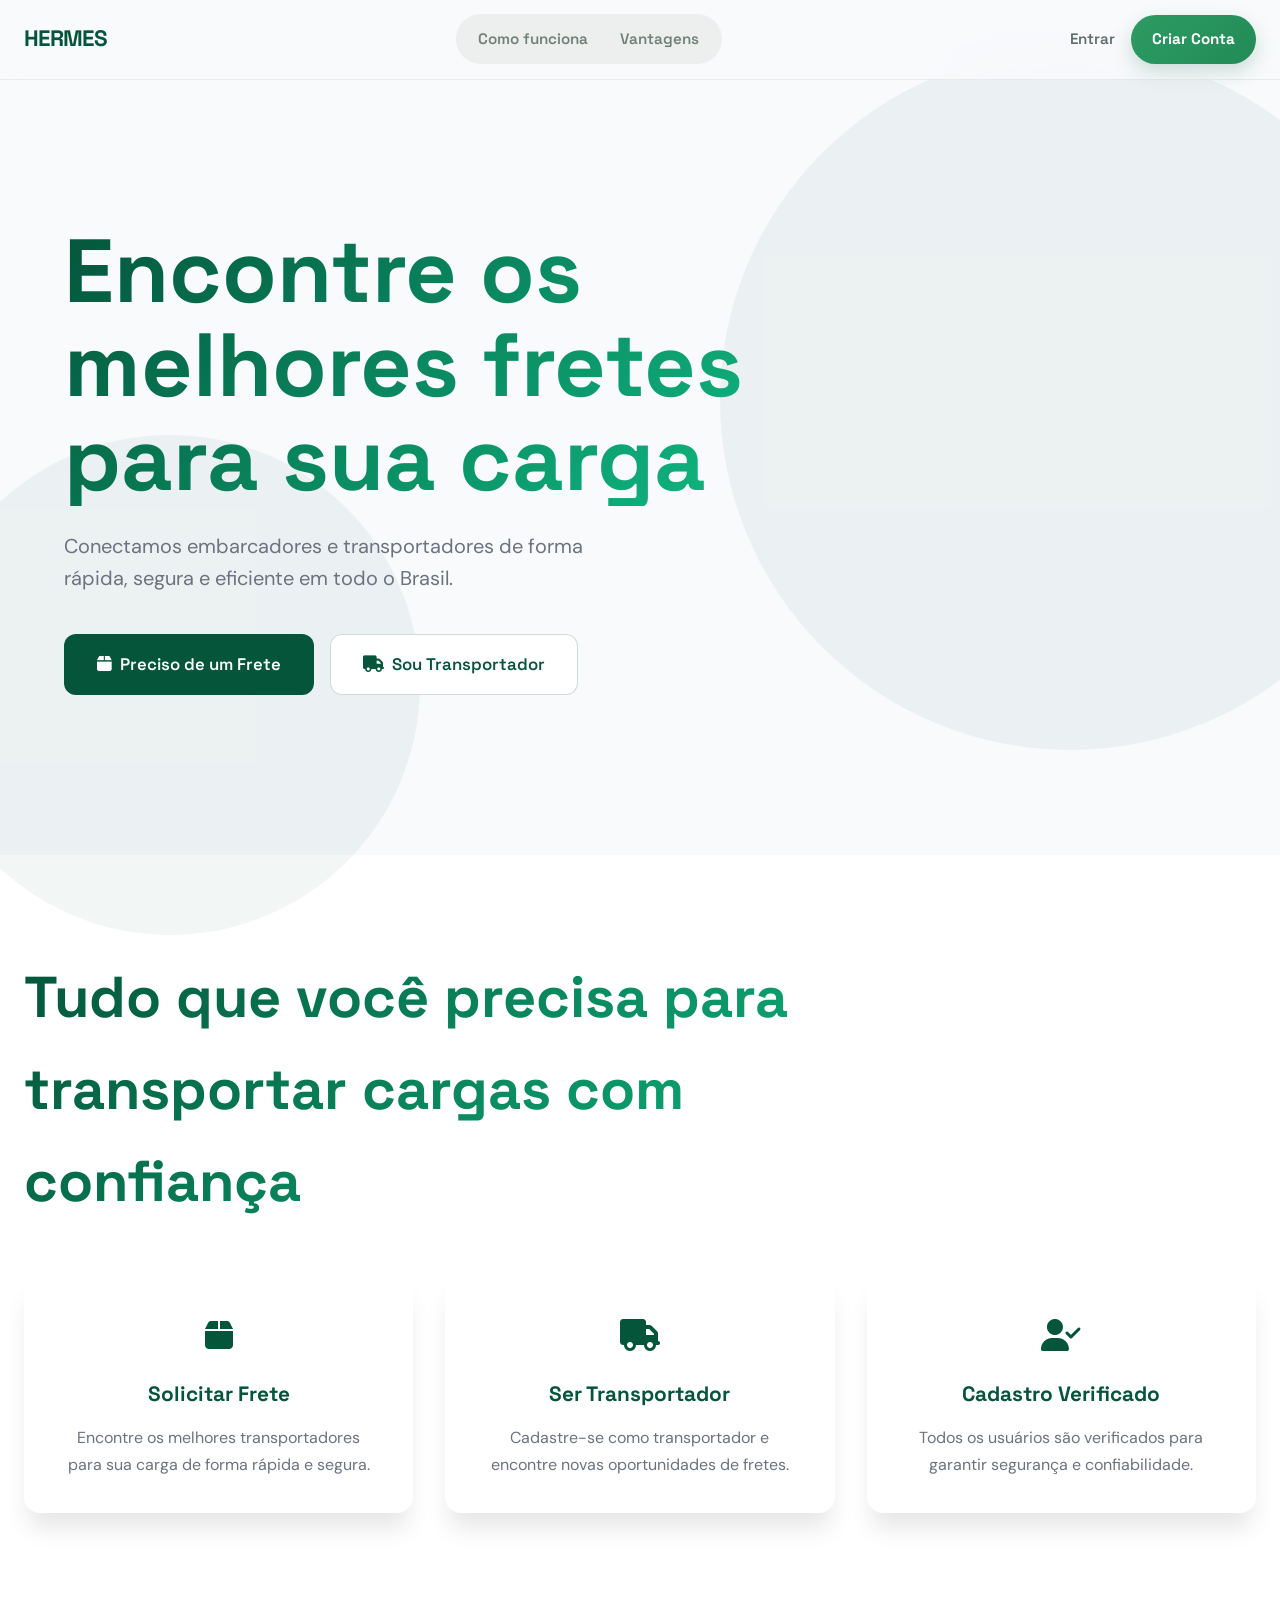
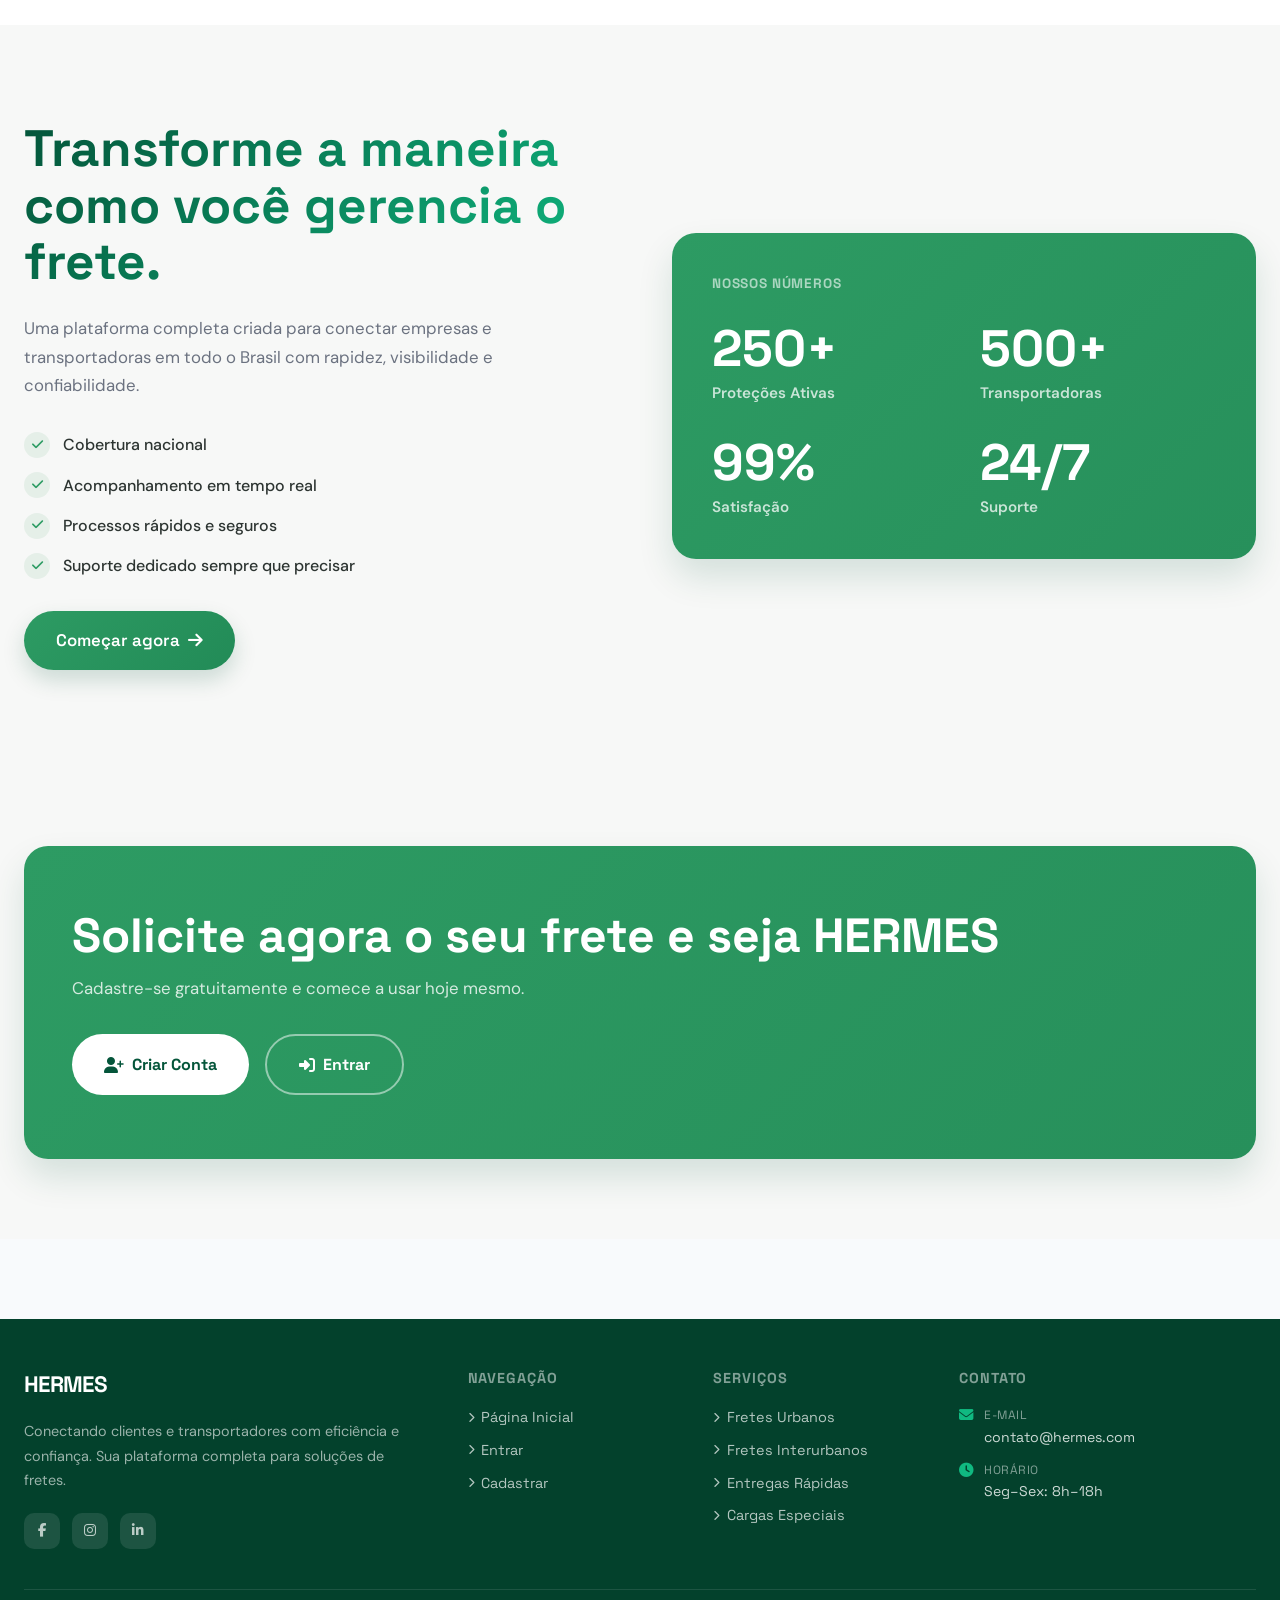
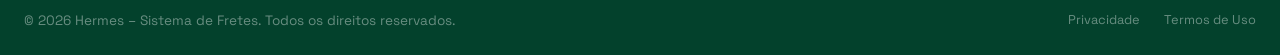
<file: src/main/resources/static/index.html>
<!DOCTYPE html>
<html lang="pt-BR">
<head>
<meta charset="UTF-8">
<meta name="viewport" content="width=device-width, initial-scale=1.0">
<title>Hermes – Sistema de Fretes</title>
<link rel="stylesheet" href="css/styles.css">
<link rel="stylesheet" href="https://cdnjs.cloudflare.com/ajax/libs/font-awesome/6.5.0/css/all.min.css">
<style>
.hero {
    min-height: 95vh;
    display: flex; align-items: center;
    padding: 8rem 1.5rem 4rem;
    max-width: 1200px; margin: 0 auto;
    position: relative;
}
.hero-content { max-width: 700px; }
.hero-title {
    font-size: clamp(2.8rem, 7vw, 6rem);
    font-weight: 800; line-height: 1.05;
    margin-bottom: 1.5rem;
    background: linear-gradient(135deg, var(--primary), var(--accent));
    -webkit-background-clip: text; -webkit-text-fill-color: transparent;
}
.hero-subtitle {
    font-family: 'DM Sans', sans-serif;
    font-size: clamp(1rem, 2vw, 1.25rem);
    color: var(--gray); margin-bottom: 2.5rem; max-width: 580px;
}
.hero-buttons { display: flex; flex-wrap: wrap; gap: 1rem; }
.hero-bg-blob {
    position: absolute; border-radius: 50%;
    background: rgba(4,85,58,0.05); z-index: 0; pointer-events: none;
}
.hero-bg-blob.r { width: 700px; height: 700px; right: -180px; top: 50px; }
.hero-bg-blob.l { width: 500px; height: 500px; left: -120px; bottom: -80px; }

/* features */
.features { background: #fff; padding: 6rem 0 7rem; }
.features-container { max-width: 1280px; margin: 0 auto; padding: 0 1.5rem; }
.features-title {
    font-size: clamp(2rem, 5vw, 3.6rem); font-weight: 800;
    background: linear-gradient(135deg, var(--primary), var(--accent));
    -webkit-background-clip: text; -webkit-text-fill-color: transparent;
    margin-bottom: 3rem; max-width: 860px;
}
.features-grid { display: grid; grid-template-columns: repeat(3,1fr); gap: 2rem; }
.feature-card {
    background: #fff; padding: 2.2rem; border-radius: var(--border-radius-lg);
    text-align: center; box-shadow: var(--shadow-xl);
    transition: var(--transition);
    display: flex; flex-direction: column;
}
.feature-card:hover { background: var(--accent); color: #fff; transform: translateY(-6px); }
.feature-card:hover p, .feature-card:hover h3, .feature-card:hover .feature-icon { color: #fff; }
.feature-icon { font-size: 2rem; color: var(--primary); margin-bottom: 1rem; transition: var(--transition); }
.feature-card h3 { font-size: 1.3rem; margin-bottom: 0.8rem; color: var(--primary); }
.feature-card p { font-family: 'DM Sans', sans-serif; color: var(--gray); line-height: 1.7; }

/* stats */
.stats-section { background: #f7f8f7; padding: 6rem 0; }
.stats-container { max-width: 1280px; margin: 0 auto; padding: 0 1.5rem; display: grid; grid-template-columns: 1fr 1fr; gap: 4rem; align-items: center; }
.stats-title { font-size: clamp(2rem, 4vw, 3.2rem); font-weight: 800; line-height: 1.1; margin-bottom: 1.5rem; background: linear-gradient(135deg, var(--primary), var(--accent)); -webkit-background-clip: text; -webkit-text-fill-color: transparent; }
.stats-desc { font-family: 'DM Sans', sans-serif; color: var(--gray); font-size: 1.05rem; line-height: 1.7; margin-bottom: 2rem; }
.feature-list { list-style: none; display: flex; flex-direction: column; gap: 0.9rem; margin-bottom: 2rem; padding: 0; }
.feature-list li { display: flex; align-items: center; gap: 0.8rem; font-family: 'DM Sans', sans-serif; font-size: 1rem; font-weight: 500; color: #2c3431; }
.feature-check { width: 26px; height: 26px; border-radius: 50%; background: #e5efe8; color: #2d9b63; display: flex; align-items: center; justify-content: center; flex-shrink: 0; font-size: 0.8rem; }
.numbers-card {
    background: linear-gradient(135deg, #2d9b63, #27905b);
    border-radius: 24px; padding: 2.5rem;
    box-shadow: 0 18px 35px rgba(4,85,58,0.14);
}
.numbers-label { font-size: 0.85rem; font-weight: 800; letter-spacing: 0.06em; color: rgba(255,255,255,0.6); text-transform: uppercase; display: block; margin-bottom: 1.8rem; }
.numbers-grid { display: grid; grid-template-columns: 1fr 1fr; gap: 2rem; }
.number-item h3 { font-size: clamp(2rem, 4vw, 3.5rem); font-weight: 800; color: #fff; line-height: 1; margin-bottom: 0.4rem; }
.number-item p { font-family: 'DM Sans', sans-serif; color: rgba(255,255,255,0.75); font-size: 0.95rem; font-weight: 600; }

/* cta */
.cta-section { padding: 5rem 0; background: #f7f8f7; }
.cta-card {
    max-width: 1280px; margin: 0 auto; padding: 0 1.5rem;
}
.cta-inner {
    background: linear-gradient(135deg, #2d9b63, #27905b);
    border-radius: 24px; padding: 4rem 3rem;
    display: flex; align-items: center; justify-content: space-between; gap: 2rem;
    flex-wrap: wrap;
    box-shadow: 0 18px 35px rgba(4,85,58,0.14);
}
.cta-text h2 { font-size: clamp(1.8rem, 4vw, 3rem); font-weight: 800; color: #fff; line-height: 1.1; margin-bottom: 0.75rem; }
.cta-text p { font-family: 'DM Sans', sans-serif; color: rgba(255,255,255,0.8); font-size: 1.05rem; }
.cta-buttons { display: flex; gap: 1rem; flex-wrap: wrap; }
.btn-white { background: #fff; color: var(--primary); font-weight: 700; border-radius: 999px; padding: 1rem 2rem; text-decoration: none; display: inline-flex; align-items: center; gap: 0.5rem; transition: var(--transition); }
.btn-white:hover { transform: translateY(-2px); box-shadow: 0 10px 24px rgba(0,0,0,0.15); }
.btn-outline-white { background: transparent; color: #fff; border: 2px solid rgba(255,255,255,0.5); font-weight: 700; border-radius: 999px; padding: 1rem 2rem; text-decoration: none; display: inline-flex; align-items: center; gap: 0.5rem; transition: var(--transition); }
.btn-outline-white:hover { background: rgba(255,255,255,0.1); border-color: #fff; }

@media (max-width: 992px) {
    .features-grid { grid-template-columns: 1fr 1fr; }
    .stats-container { grid-template-columns: 1fr; }
}
@media (max-width: 640px) {
    .features-grid { grid-template-columns: 1fr; }
    .numbers-grid { grid-template-columns: 1fr 1fr; }
    .cta-inner { text-align: center; justify-content: center; }
}
</style>
</head>
<body>
<div id="navbar"></div>

<section class="hero">
    <div class="hero-bg-blob r"></div>
    <div class="hero-bg-blob l"></div>
    <div class="hero-content animate-fade-in">
        <h1 class="hero-title">Encontre os melhores fretes para sua carga</h1>
        <p class="hero-subtitle">Conectamos embarcadores e transportadores de forma rápida, segura e eficiente em todo o Brasil.</p>
        <div class="hero-buttons animate-fade-in animate-delay-1">
            <a href="pages/solicitar-frete.html" class="btn btn-primary btn-large">
                <i class="fas fa-box"></i> Preciso de um Frete
            </a>
            <a href="pages/fretes-disponiveis.html" class="btn btn-secondary btn-large">
                <i class="fas fa-truck"></i> Sou Transportador
            </a>
        </div>
    </div>
</section>

<section class="features" id="features">
    <div class="features-container">
        <h2 class="features-title animate-fade-in">
            Tudo que você precisa para transportar cargas com confiança
        </h2>
        <div class="features-grid">
            <div class="feature-card animate-fade-in">
                <div class="feature-icon"><i class="fas fa-box"></i></div>
                <h3>Solicitar Frete</h3>
                <p>Encontre os melhores transportadores para sua carga de forma rápida e segura.</p>
            </div>
            <div class="feature-card animate-fade-in animate-delay-1">
                <div class="feature-icon"><i class="fas fa-truck"></i></div>
                <h3>Ser Transportador</h3>
                <p>Cadastre-se como transportador e encontre novas oportunidades de fretes.</p>
            </div>
            <div class="feature-card animate-fade-in animate-delay-2">
                <div class="feature-icon"><i class="fas fa-user-check"></i></div>
                <h3>Cadastro Verificado</h3>
                <p>Todos os usuários são verificados para garantir segurança e confiabilidade.</p>
            </div>
        </div>
    </div>
</section>

<section class="stats-section">
    <div class="stats-container">
        <div class="animate-fade-in">
            <h2 class="stats-title">Transforme a maneira como você gerencia o frete.</h2>
            <p class="stats-desc">Uma plataforma completa criada para conectar empresas e transportadoras em todo o Brasil com rapidez, visibilidade e confiabilidade.</p>
            <ul class="feature-list">
                <li><span class="feature-check"><i class="fas fa-check"></i></span>Cobertura nacional</li>
                <li><span class="feature-check"><i class="fas fa-check"></i></span>Acompanhamento em tempo real</li>
                <li><span class="feature-check"><i class="fas fa-check"></i></span>Processos rápidos e seguros</li>
                <li><span class="feature-check"><i class="fas fa-check"></i></span>Suporte dedicado sempre que precisar</li>
            </ul>
            <a href="pages/cadastro.html" class="btn btn-accent btn-large" style="border-radius:999px;">
                Começar agora <i class="fas fa-arrow-right"></i>
            </a>
        </div>
        <div class="numbers-card animate-fade-in animate-delay-1">
            <span class="numbers-label">Nossos números</span>
            <div class="numbers-grid">
                <div class="number-item"><h3>250+</h3><p>Proteções Ativas</p></div>
                <div class="number-item"><h3>500+</h3><p>Transportadoras</p></div>
                <div class="number-item"><h3>99%</h3><p>Satisfação</p></div>
                <div class="number-item"><h3>24/7</h3><p>Suporte</p></div>
            </div>
        </div>
    </div>
</section>

<section class="cta-section">
    <div class="cta-card">
        <div class="cta-inner">
            <div class="cta-text">
                <h2>Solicite agora o seu frete e seja HERMES</h2>
                <p>Cadastre-se gratuitamente e comece a usar hoje mesmo.</p>
            </div>
            <div class="cta-buttons">
                <a href="pages/cadastro.html" class="btn-white"><i class="fas fa-user-plus"></i> Criar Conta</a>
                <a href="pages/login.html" class="btn-outline-white"><i class="fas fa-sign-in-alt"></i> Entrar</a>
            </div>
        </div>
    </div>
</section>

<div id="footer"></div>
<script src="js/app.js"></script>
<script>
    buildNavbar('home');
    buildFooter();
</script>
</body>
</html>
</file>
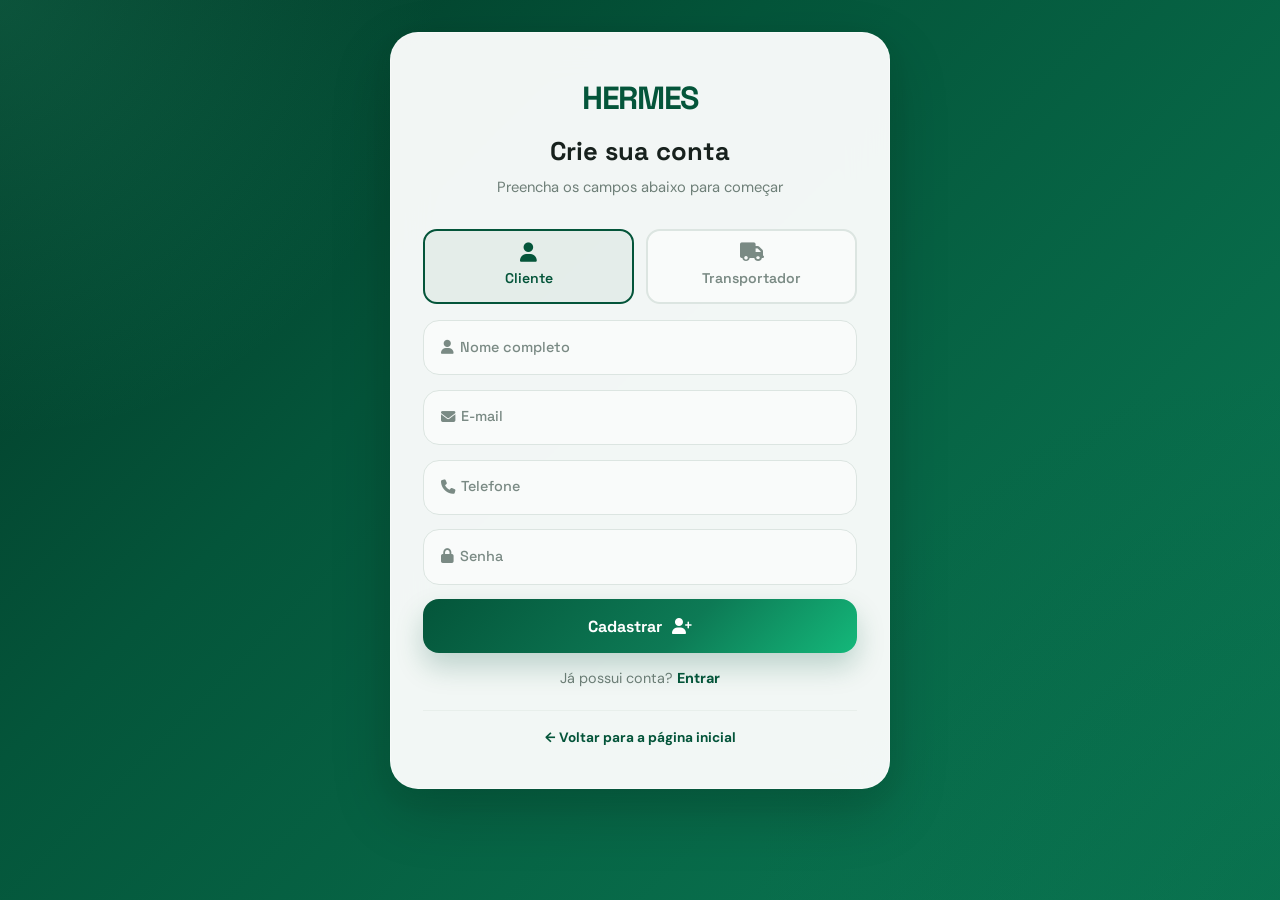
<file: src/main/resources/static/pages/cadastro.html>
<!DOCTYPE html>
<html lang="pt-BR">
<head>
<meta charset="UTF-8">
<meta name="viewport" content="width=device-width, initial-scale=1.0">
<title>Hermes – Criar Conta</title>
<link rel="stylesheet" href="../css/styles.css">
<link rel="stylesheet" href="https://cdnjs.cloudflare.com/ajax/libs/font-awesome/6.5.0/css/all.min.css">
<style>
body {
    background:
        radial-gradient(circle at top left, rgba(52,211,153,0.18), transparent 28%),
        radial-gradient(circle at bottom right, rgba(4,85,58,0.24), transparent 34%),
        linear-gradient(135deg, #033726 0%, #04553a 35%, #0b7b55 100%);
    min-height: 100vh;
    display: flex; align-items: flex-start; justify-content: center;
    padding: 2rem 1rem;
}
.login-container { width: 100%; max-width: 500px; animation: slideUp 0.8s cubic-bezier(0.22,1,0.36,1); }
.login-card {
    background: rgba(255,255,255,0.95); backdrop-filter: blur(20px);
    border-radius: 28px; padding: 2.5rem 2rem;
    box-shadow: 0 24px 60px rgba(0,0,0,0.18), 0 8px 24px rgba(4,85,58,0.14);
    border: 1px solid rgba(255,255,255,0.35);
}
.login-header { text-align: center; margin-bottom: 1.8rem; }
.login-logo { font-size: 2rem; font-weight: 800; color: var(--primary); letter-spacing: -0.04em; margin-bottom: 0.4rem; }
.login-title { font-size: 1.6rem; font-weight: 800; color: #17211d; }
.login-subtitle { color: #6e7f78; font-size: 0.92rem; font-family: 'DM Sans', sans-serif; margin-top: 0.3rem; }
.login-form { display: flex; flex-direction: column; gap: 0.9rem; }
.form-floating { position: relative; }
.form-floating input, .form-floating select {
    width: 100%; padding: 1.5rem 1rem 0.65rem 1.1rem;
    border: 1.5px solid #dce5e1; border-radius: 16px;
    background: #f9fbfa; font-family: 'Space Grotesk', sans-serif;
    font-size: 0.95rem; font-weight: 600; color: #18201d; outline: none;
    transition: var(--transition); appearance: none;
}
.form-floating input:focus, .form-floating select:focus {
    border-color: var(--primary); background: #fff;
    box-shadow: 0 0 0 4px rgba(4,85,58,0.1);
}
.form-floating label {
    position: absolute; top: 50%; left: 1.1rem; transform: translateY(-50%);
    display: flex; align-items: center; gap: 0.4rem;
    color: #7a8a84; font-size: 0.9rem; font-weight: 500;
    pointer-events: none; transition: all 0.22s ease;
}
.form-floating input:focus ~ label,
.form-floating input:not(:placeholder-shown) ~ label,
.form-floating select:focus ~ label,
.form-floating select.has-value ~ label {
    top: 0.7rem; transform: translateY(0); font-size: 0.72rem; font-weight: 700; color: var(--primary);
}
.tipo-group { display: flex; gap: 0.75rem; }
.tipo-opt {
    flex: 1; padding: 0.8rem 1rem; border: 2px solid #dce5e1; border-radius: 14px;
    cursor: pointer; text-align: center; font-weight: 600; font-size: 0.88rem; color: #7a8a84;
    transition: var(--transition); background: #f9fbfa;
}
.tipo-opt.active { border-color: var(--primary); background: rgba(4,85,58,0.06); color: var(--primary); }
.tipo-opt i { display: block; font-size: 1.2rem; margin-bottom: 0.25rem; }
.btn-cadastro {
    width: 100%; min-height: 54px; border: none; border-radius: 16px; cursor: pointer;
    background: linear-gradient(135deg, #04553a 0%, #0d7a55 60%, #14b87a 100%);
    color: #fff; font-family: 'Space Grotesk', sans-serif; font-size: 1rem; font-weight: 700;
    box-shadow: 0 14px 28px rgba(4,85,58,0.22);
    transition: var(--transition); position: relative; overflow: hidden;
    display: flex; align-items: center; justify-content: center; gap: 0.6rem;
}
.btn-cadastro:hover { transform: translateY(-2px); }
.btn-cadastro:disabled { opacity: 0.7; transform: none; }
.btn-shine { position: absolute; inset: 0; background: linear-gradient(110deg, transparent 20%, rgba(255,255,255,0.25) 45%, transparent 70%); transform: translateX(-120%); transition: transform 0.7s; }
.btn-cadastro:hover .btn-shine { transform: translateX(120%); }
.register-note { text-align: center; color: #6f7f78; font-size: 0.9rem; font-family: 'DM Sans', sans-serif; }
.register-note a { color: var(--primary); font-weight: 700; text-decoration: none; }
.login-footer { margin-top: 1.2rem; padding-top: 1rem; border-top: 1px solid #e8efeb; text-align: center; font-size: 0.85rem; color: #72817b; font-family: 'DM Sans', sans-serif; }
.login-footer a { color: var(--primary); text-decoration: none; font-weight: 700; }
#alertBox { margin-bottom: 0.8rem; }
.flex-row { display: flex; gap: 0.75rem; }
.flex-row > .form-floating { flex: 1; }
</style>
</head>
<body>
<div class="login-container">
  <div class="login-card">
    <div class="login-header">
      <div class="login-logo">HERMES</div>
      <h1 class="login-title">Crie sua conta</h1>
      <p class="login-subtitle">Preencha os campos abaixo para começar</p>
    </div>

    <div id="alertBox"></div>

    <!-- Tipo -->
    <div class="tipo-group" style="margin-bottom:1rem;">
      <div class="tipo-opt active" id="tipo-cliente" onclick="setTipo('CLIENTE')">
        <i class="fas fa-user"></i> Cliente
      </div>
      <div class="tipo-opt" id="tipo-transportador" onclick="setTipo('TRANSPORTADOR')">
        <i class="fas fa-truck"></i> Transportador
      </div>
    </div>

    <form class="login-form" id="cadastroForm" onsubmit="doCadastro(event)">
      <div class="form-floating">
        <input type="text" id="nome" placeholder=" " required>
        <label><i class="fas fa-user"></i> Nome completo</label>
      </div>
      <div class="form-floating">
        <input type="email" id="email" placeholder=" " required>
        <label><i class="fas fa-envelope"></i> E-mail</label>
      </div>
      <div class="form-floating">
        <input type="text" id="telefone" placeholder=" " oninput="mascaraTel(this)">
        <label><i class="fas fa-phone"></i> Telefone</label>
      </div>
        <div class="form-floating">
            <input type="password" id="senha" placeholder=" " required minlength="6">
            <label><i class="fas fa-lock"></i> Senha</label>
        </div>
      <button type="submit" class="btn-cadastro" id="cadastroBtn">
        <span id="cadastroBtnText">Cadastrar</span>
        <i class="fas fa-user-plus"></i>
        <div class="btn-shine"></div>
      </button>

      <p class="register-note">Já possui conta? <a href="login.html">Entrar</a></p>
    </form>

    <div class="login-footer">
      <a href="../index.html">← Voltar para a página inicial</a>
    </div>
  </div>
</div>

<script src="../js/app.js"></script>
<script>
let tipoSelecionado = 'CLIENTE';

function setTipo(t) {
    tipoSelecionado = t;
    document.getElementById('tipo-cliente').classList.toggle('active', t === 'CLIENTE');
    document.getElementById('tipo-transportador').classList.toggle('active', t === 'TRANSPORTADOR');
}

function mascaraTel(el) {
    let v = el.value.replace(/\D/g,'');
    if (v.length <= 10) v = v.replace(/(\d{2})(\d{4})(\d{0,4})/,'($1) $2-$3');
    else v = v.replace(/(\d{2})(\d{5})(\d{0,4})/,'($1) $2-$3');
    el.value = v.trim().replace(/-$/,'');
}

async function doCadastro(e) {
    e.preventDefault();
    const alertBox = document.getElementById('alertBox');
    const btn      = document.getElementById('cadastroBtn');
    const nome     = document.getElementById('nome').value.trim();
    const email    = document.getElementById('email').value.trim();
    const telefone = document.getElementById('telefone').value.trim();
    const senha    = document.getElementById('senha').value;

    if (!nome || !email || !senha) return showAlert(alertBox, 'Nome, e-mail e senha são obrigatórios.', 'error');
    if (senha.length < 6) return showAlert(alertBox, 'A senha deve ter pelo menos 6 caracteres.', 'error');

    btn.disabled = true;
    document.getElementById('cadastroBtnText').textContent = 'Cadastrando...';

    try {
        const endpoint = tipoSelecionado === 'CLIENTE' ? '/clientes' : '/transportadores';
        const user = await apiFetch(endpoint, {
            method: 'POST',
            body: JSON.stringify({ nome, email, telefone, senha })
        });

        Auth.save({ id: user.id, nome: user.nome, email: user.email, role: tipoSelecionado });
        showAlert(alertBox, 'Cadastro realizado com sucesso! Redirecionando...', 'success');
        setTimeout(() => {
            location.href = tipoSelecionado === 'CLIENTE' ? 'solicitar-frete.html' : 'fretes-disponiveis.html';
        }, 1200);

    } catch (err) {
        showAlert(alertBox, err.message, 'error');
        btn.disabled = false;
        document.getElementById('cadastroBtnText').textContent = 'Cadastrar';
    }
}
</script>
</body>
</html>
</file>
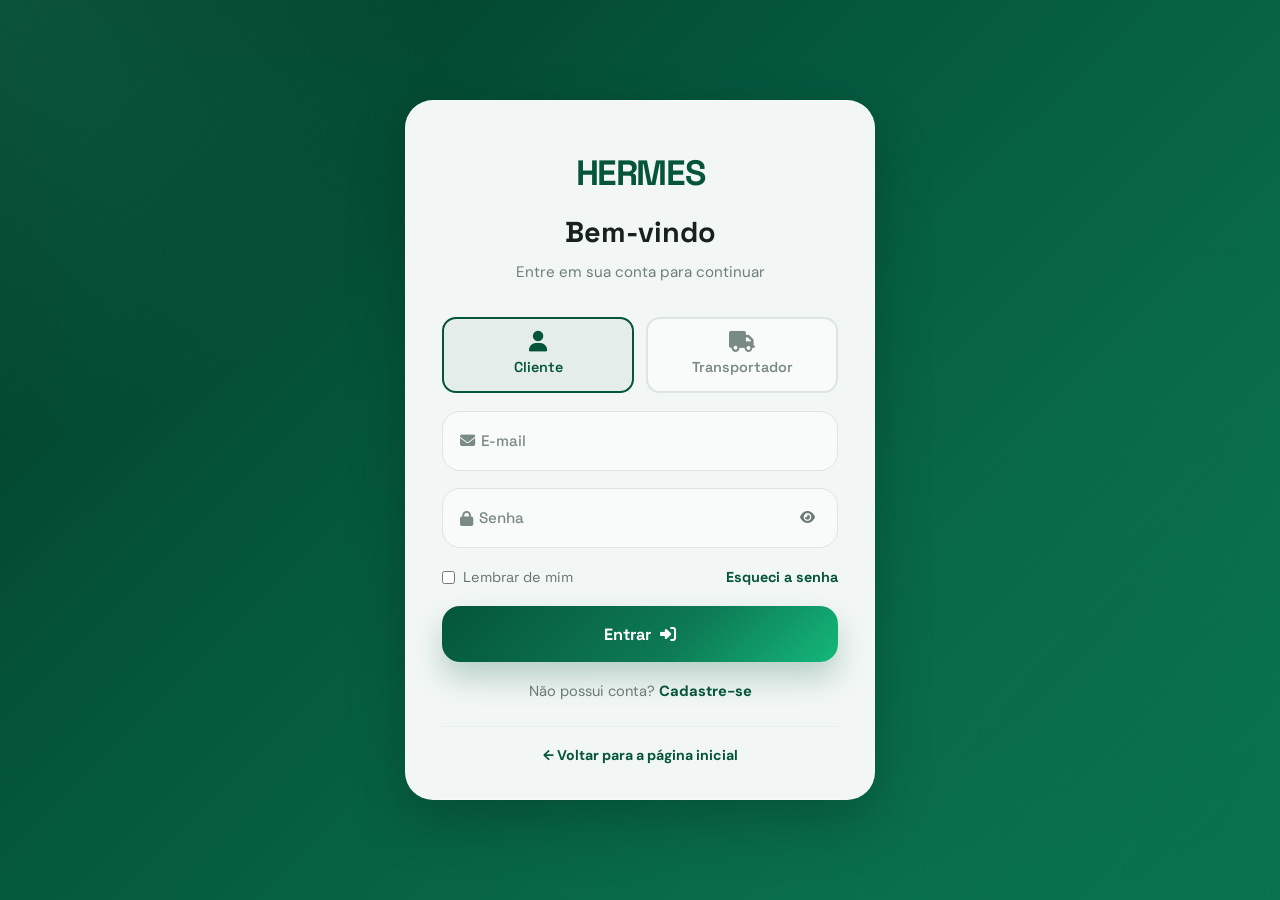
<file: src/main/resources/static/pages/fretes-disponiveis.html>
<!DOCTYPE html>
<html lang="pt-BR">
<head>
    <meta charset="UTF-8">
    <meta name="viewport" content="width=device-width, initial-scale=1.0">
    <title>Hermes – Fretes Disponíveis</title>
    <link rel="stylesheet" href="../css/styles.css">
    <link rel="stylesheet" href="https://cdnjs.cloudflare.com/ajax/libs/font-awesome/6.5.0/css/all.min.css">
    <style>
        .page-wrap { max-width: 1100px; margin: 0 auto; padding: 7rem 1.5rem 4rem; }
        .page-header { display: flex; align-items: center; justify-content: space-between; margin-bottom: 2rem; flex-wrap: wrap; gap: 1rem; }
        .page-title { font-size: 2rem; font-weight: 800; color: var(--primary); }
        .page-sub { font-family: 'DM Sans', sans-serif; color: var(--gray); font-size: 0.95rem; margin-top: 0.25rem; }
        .tabs { display: flex; gap: 0.5rem; margin-bottom: 2rem; background: var(--gray-light); padding: 0.35rem; border-radius: 12px; width: fit-content; }
        .tab-btn {
            padding: 0.6rem 1.4rem; border: none; border-radius: 9px;
            font-family: 'Space Grotesk', sans-serif; font-size: 0.9rem; font-weight: 600;
            cursor: pointer; color: var(--gray); background: transparent; transition: var(--transition);
            display: flex; align-items: center; gap: 0.4rem;
        }
        .tab-btn.active { background: #fff; color: var(--primary); box-shadow: var(--shadow); }
        .frete-grid { display: grid; grid-template-columns: repeat(auto-fill, minmax(340px,1fr)); gap: 1.25rem; }
        .frete-card {
            background: #fff; border-radius: var(--border-radius-lg);
            border: 1px solid rgba(4,85,58,0.07);
            box-shadow: var(--shadow); padding: 1.5rem;
            transition: var(--transition); display: flex; flex-direction: column; gap: 1rem;
        }
        .frete-card:hover { box-shadow: var(--shadow-xl); transform: translateY(-3px); }
        .frete-rota { font-size: 1rem; font-weight: 800; color: var(--primary); display: flex; align-items: center; gap: 0.4rem; flex-wrap: wrap; }
        .frete-rota i { color: var(--accent); font-size: 0.85rem; }
        .frete-descricao { font-family: 'DM Sans', sans-serif; font-size: 0.88rem; color: var(--gray); }
        .frete-detalhe { display: flex; align-items: center; justify-content: space-between; padding-top: 0.9rem; border-top: 1px solid rgba(4,85,58,0.07); }
        .frete-valor { font-size: 1.3rem; font-weight: 800; color: var(--accent); }
        .frete-data { font-size: 0.78rem; font-family: 'DM Sans', sans-serif; color: var(--gray); }
        .frete-cliente { font-size: 0.82rem; color: var(--gray); display: flex; align-items: center; gap: 0.35rem; }
        .empty-state { text-align: center; padding: 5rem 2rem; color: var(--gray); grid-column: 1/-1; }
        .empty-state i { font-size: 3.5rem; color: #d1d5db; margin-bottom: 1rem; display: block; }
        .empty-state h3 { font-size: 1.2rem; font-weight: 700; color: var(--primary); margin-bottom: 0.5rem; }
        #loadingMsg { text-align: center; padding: 3rem; color: var(--gray); font-family: 'DM Sans', sans-serif; grid-column: 1/-1; }
        .refresh-btn { background: none; border: 1.5px solid rgba(4,85,58,0.2); border-radius: 10px; padding: 0.5rem 0.9rem; font-family: 'Space Grotesk', sans-serif; font-size: 0.85rem; font-weight: 600; color: var(--primary); cursor: pointer; display: flex; align-items: center; gap: 0.4rem; transition: var(--transition); }
        .refresh-btn:hover { background: rgba(4,85,58,0.06); }
    </style>
</head>
<body>
<div id="navbar"></div>

<div class="page-wrap">
    <div class="page-header">
        <div>
            <h1 class="page-title animate-fade-in">Fretes Disponíveis</h1>
            <p class="page-sub animate-fade-in">Aceite fretes imediatos ou aguarde confirmações de agendamentos.</p>
        </div>
        <button class="refresh-btn" onclick="carregarTudo()"><i class="fas fa-sync-alt"></i> Atualizar</button>
    </div>

    <div id="alertBox"></div>

    <div class="tabs animate-fade-in">
        <button class="tab-btn active" id="tab-disponiveis" onclick="setTab('disponiveis')">
            <i class="fas fa-bolt"></i> Disponíveis
        </button>
        <button class="tab-btn" id="tab-meus" onclick="setTab('meus')">
            <i class="fas fa-truck"></i> Meus Fretes
        </button>
    </div>

    <!-- Tab: disponíveis -->
    <div id="panel-disponiveis">
        <div class="frete-grid" id="disponivelGrid">
            <div id="loadingMsg1" style="text-align:center;padding:3rem;color:var(--gray);grid-column:1/-1;">
                <span class="spinner"></span> Carregando...
            </div>
        </div>
    </div>

    <!-- Tab: meus fretes -->
    <div id="panel-meus" style="display:none;">
        <div class="frete-grid" id="meusGrid">
            <div id="loadingMsg2" style="text-align:center;padding:3rem;color:var(--gray);grid-column:1/-1;">
                <span class="spinner"></span> Carregando...
            </div>
        </div>
    </div>
</div>

<div id="footer"></div>
<script src="../js/app.js"></script>
<script>
    window.addEventListener('DOMContentLoaded', () => {
        if (!Auth.isLoggedIn()) { location.href = 'login.html'; return; }
        if (Auth.getRole() !== 'TRANSPORTADOR') { location.href = 'solicitar-frete.html'; return; }
        buildNavbar();
        buildFooter();
        carregarTudo();
    });

    function setTab(t) {
        document.getElementById('tab-disponiveis').classList.toggle('active', t === 'disponiveis');
        document.getElementById('tab-meus').classList.toggle('active', t === 'meus');
        document.getElementById('panel-disponiveis').style.display = t === 'disponiveis' ? '' : 'none';
        document.getElementById('panel-meus').style.display       = t === 'meus'         ? '' : 'none';
    }

    async function carregarTudo() {
        await Promise.all([carregarDisponiveis(), carregarMeus()]);
    }

    async function carregarDisponiveis() {
        const grid = document.getElementById('disponivelGrid');
        grid.innerHTML = '<div style="text-align:center;padding:3rem;color:var(--gray);grid-column:1/-1;"><span class="spinner"></span> Carregando...</div>';
        try {
            const lista = await apiFetch('/fretes/disponiveis');
            if (!lista.length) {
                grid.innerHTML = `<div class="empty-state"><i class="fas fa-search"></i><h3>Nenhum frete disponível</h3><p>Novos fretes aparecerão aqui assim que forem solicitados.</p></div>`;
                return;
            }
            grid.innerHTML = lista.map(f => cardDisponivel(f)).join('');
        } catch (err) {
            grid.innerHTML = `<div class="empty-state" style="grid-column:1/-1"><i class="fas fa-exclamation-circle" style="color:var(--error)"></i><h3>Erro ao carregar</h3><p>${err.message}</p></div>`;
        }
    }

    async function carregarMeus() {
        const grid = document.getElementById('meusGrid');
        grid.innerHTML = '<div style="text-align:center;padding:3rem;color:var(--gray);grid-column:1/-1;"><span class="spinner"></span> Carregando...</div>';
        try {
            const id    = Auth.getId();
            const lista = await apiFetch(`/fretes/transportador/${id}`);
            if (!lista.length) {
                grid.innerHTML = `<div class="empty-state"><i class="fas fa-inbox"></i><h3>Nenhum frete ainda</h3><p>Aceite um frete disponível para começar.</p></div>`;
                return;
            }
            grid.innerHTML = lista.map(f => cardMeu(f)).join('');
        } catch (err) {
            grid.innerHTML = `<div class="empty-state" style="grid-column:1/-1"><i class="fas fa-exclamation-circle" style="color:var(--error)"></i><h3>Erro ao carregar</h3><p>${err.message}</p></div>`;
        }
    }

    function cardDisponivel(f) {
        return `
            <div class="frete-card animate-fade-in">
              <div>
                <div class="frete-rota">
                  <i class="fas fa-map-marker-alt"></i> ${f.origem}
                  <i class="fas fa-long-arrow-alt-right"></i>
                  <i class="fas fa-flag-checkered"></i> ${f.destino}
                </div>
                <div class="frete-descricao" style="margin-top:0.4rem;">${f.descricaoCarga}</div>
              </div>
              <div class="frete-cliente"><i class="fas fa-user"></i> ${f.clienteNome || '—'}</div>
              <div class="frete-detalhe">
                <div>
                  <div class="frete-valor">${formatMoney(f.valor)}</div>
                  <div class="frete-data">${formatDate(f.dataSolicitacao)}</div>
                </div>
                ${statusBadge(f.status)}
              </div>
              <button class="btn btn-primary" style="width:100%;justify-content:center;border-radius:12px;" onclick="aceitarFrete(${f.id})">
                <i class="fas fa-check"></i> Aceitar Frete
              </button>
            </div>`;
    }

    function cardMeu(f) {
        let acao = '';

        // PENDENTE = frete agendado aguardando confirmação do transportador
        if (f.status === 'PENDENTE')
            acao = `<button class="btn btn-primary btn-sm" onclick="executarAcao(${f.id},'confirmar')"><i class="fas fa-calendar-check"></i> Confirmar</button>
                    <button class="btn btn-danger btn-sm" onclick="executarAcao(${f.id},'rejeitar')"><i class="fas fa-times"></i> Rejeitar</button>`;

        if (f.status === 'ACEITO' || f.status === 'EM_TRANSITO')
            acao = `<button class="btn btn-accent btn-sm" onclick="executarAcao(${f.id},'finalizar')"><i class="fas fa-flag-checkered"></i> Finalizar</button>`;

        return `
            <div class="frete-card animate-fade-in">
              <div>
                <div class="frete-rota">
                  <i class="fas fa-map-marker-alt"></i> ${f.origem}
                  <i class="fas fa-long-arrow-alt-right"></i>
                  <i class="fas fa-flag-checkered"></i> ${f.destino}
                </div>
                <div class="frete-descricao" style="margin-top:0.4rem;">${f.descricaoCarga}</div>
              </div>
              <div class="frete-cliente"><i class="fas fa-user"></i> ${f.clienteNome || '—'}</div>
              <div class="frete-detalhe">
                <div>
                  <div class="frete-valor">${formatMoney(f.valor)}</div>
                  <div class="frete-data">${formatDate(f.dataSolicitacao)}</div>
                </div>
                ${statusBadge(f.status)}
              </div>
              ${acao ? `<div style="display:flex;gap:0.5rem;">${acao}</div>` : ''}
            </div>`;
    }

    async function aceitarFrete(id) {
        const alertBox = document.getElementById('alertBox');
        try {
            await apiFetch(`/fretes/${id}/aceitar`, { method: 'POST' });
            showAlert(alertBox, 'Frete aceito com sucesso!', 'success');
            await carregarTudo();
        } catch (err) {
            showAlert(alertBox, err.message, 'error');
        }
    }

    async function executarAcao(id, tipo) {
        const alertBox = document.getElementById('alertBox');
        const msgs = { confirmar: 'Agendamento confirmado!', rejeitar: 'Frete rejeitado.', finalizar: 'Frete finalizado!' };
        try {
            await apiFetch(`/fretes/${id}/${tipo}`, { method: 'POST' });
            showAlert(alertBox, msgs[tipo] || 'Ação realizada.', 'success');
            await carregarTudo();
        } catch (err) {
            showAlert(alertBox, err.message, 'error');
        }
    }
</script>
</body>
</html>
</file>
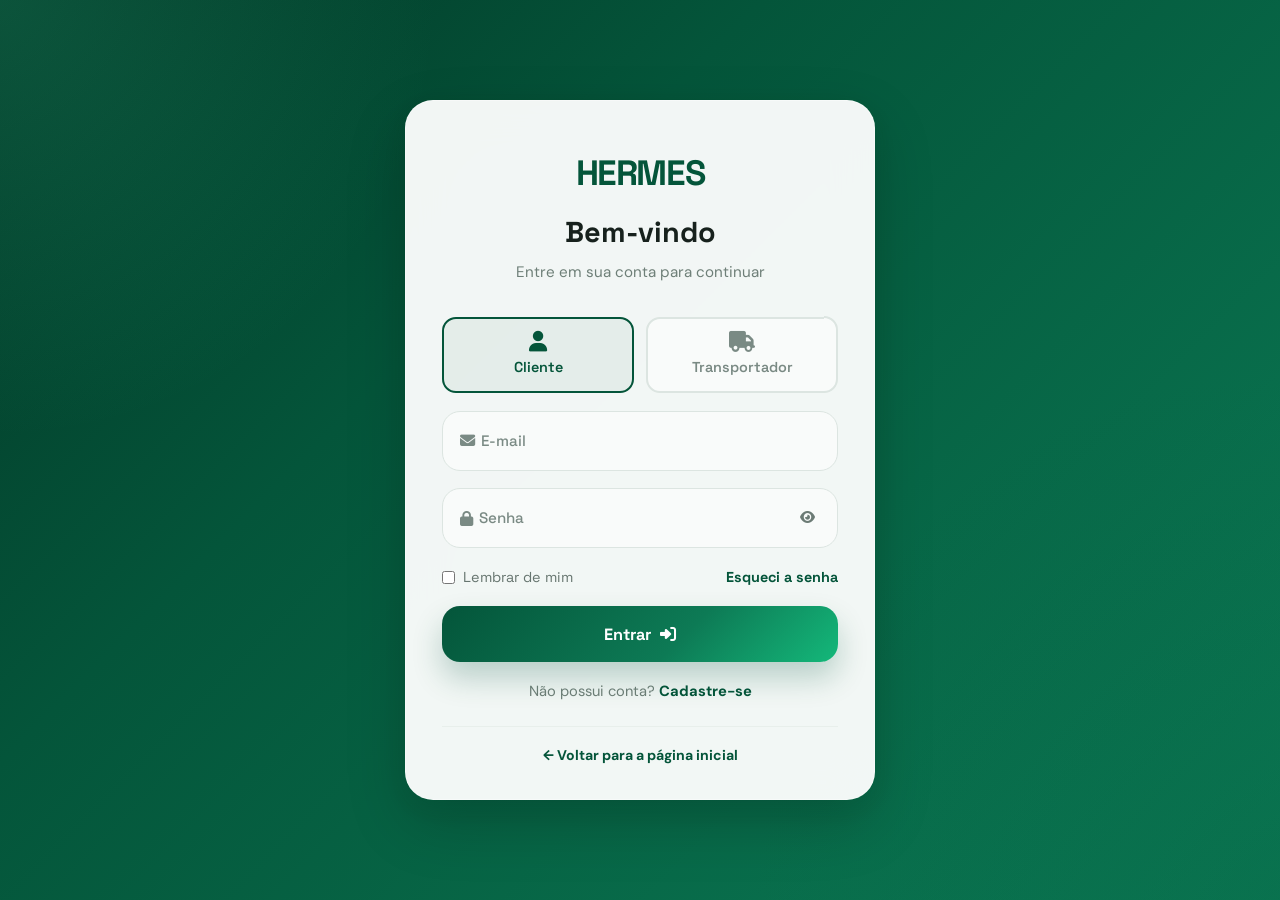
<file: src/main/resources/static/pages/fretes.html>
<!DOCTYPE html>
<html lang="pt-BR">
<head>
  <meta charset="UTF-8">
  <meta name="viewport" content="width=device-width, initial-scale=1.0">
  <title>Hermes – Meus Fretes</title>
  <link rel="stylesheet" href="../css/styles.css">
  <link rel="stylesheet" href="https://cdnjs.cloudflare.com/ajax/libs/font-awesome/6.5.0/css/all.min.css">
  <style>
    .page-wrap { max-width: 1100px; margin: 0 auto; padding: 7rem 1.5rem 4rem; }
    .page-header { display: flex; align-items: center; justify-content: space-between; margin-bottom: 2rem; flex-wrap: wrap; gap: 1rem; }
    .page-title { font-size: 2rem; font-weight: 800; color: var(--primary); }
    .filters { display: flex; gap: 0.5rem; flex-wrap: wrap; }
    .filter-btn {
      padding: 0.45rem 1rem; border: 1.5px solid #dce5e1;
      border-radius: 999px; font-family: 'Space Grotesk', sans-serif;
      font-size: 0.82rem; font-weight: 600; cursor: pointer;
      background: #fff; color: var(--gray); transition: var(--transition);
    }
    .filter-btn.active, .filter-btn:hover { border-color: var(--primary); color: var(--primary); background: rgba(4,85,58,0.06); }
    .frete-card {
      background: #fff; border-radius: var(--border-radius-lg);
      border: 1px solid rgba(4,85,58,0.07);
      box-shadow: var(--shadow); padding: 1.5rem;
      transition: var(--transition); margin-bottom: 1rem;
    }
    .frete-card:hover { box-shadow: var(--shadow-xl); transform: translateY(-2px); }
    .frete-card-header { display: flex; align-items: flex-start; justify-content: space-between; gap: 1rem; margin-bottom: 1rem; flex-wrap: wrap; }
    .frete-rota { font-size: 1.1rem; font-weight: 800; color: var(--primary); display: flex; align-items: center; gap: 0.5rem; }
    .frete-rota i { color: var(--accent); font-size: 0.9rem; }
    .frete-meta { display: grid; grid-template-columns: repeat(auto-fit, minmax(140px,1fr)); gap: 0.75rem; padding-top: 1rem; border-top: 1px solid rgba(4,85,58,0.07); }
    .meta-item { display: flex; flex-direction: column; gap: 0.15rem; }
    .meta-label { font-size: 0.72rem; color: var(--gray); text-transform: uppercase; letter-spacing: 0.04em; font-weight: 600; }
    .meta-value { font-size: 0.9rem; font-weight: 700; color: var(--primary); }
    .frete-actions { display: flex; gap: 0.5rem; flex-wrap: wrap; margin-top: 1rem; padding-top: 1rem; border-top: 1px solid rgba(4,85,58,0.07); }
    .empty-state { text-align: center; padding: 5rem 2rem; color: var(--gray); }
    .empty-state i { font-size: 3.5rem; color: #d1d5db; margin-bottom: 1rem; display: block; }
    .empty-state h3 { font-size: 1.2rem; font-weight: 700; margin-bottom: 0.5rem; color: var(--primary); }
    .empty-state p { font-family: 'DM Sans', sans-serif; }
    #loadingMsg { text-align: center; padding: 3rem; color: var(--gray); font-family: 'DM Sans', sans-serif; }

    /* modal avaliação */
    .stars-input { display: flex; gap: 0.4rem; margin-bottom: 1rem; }
    .star-btn { font-size: 2rem; background: none; border: none; cursor: pointer; color: #d1d5db; transition: color 0.15s; }
    .star-btn.active, .star-btn:hover { color: #f59e0b; }

    /* modal edição */
    .edit-form-group { display: flex; flex-direction: column; gap: 0.3rem; margin-bottom: 1rem; }
    .edit-form-group label { font-size: 0.8rem; font-weight: 700; color: var(--gray); text-transform: uppercase; letter-spacing: 0.04em; }
    .edit-form-group input, .edit-form-group textarea {
      padding: 0.65rem 0.9rem; border: 1.5px solid #dce5e1;
      border-radius: 10px; font-family: 'Space Grotesk', sans-serif;
      font-size: 0.9rem; outline: none; transition: border-color 0.2s;
    }
    .edit-form-group input:focus, .edit-form-group textarea:focus { border-color: var(--primary); }
  </style>
</head>
<body>
<div id="navbar"></div>

<div class="page-wrap">
  <div class="page-header">
    <h1 class="page-title animate-fade-in">Meus Fretes</h1>
    <div class="filters animate-fade-in" id="statusFilters">
      <button class="filter-btn active" onclick="setFiltro('')">Todos</button>
      <button class="filter-btn" onclick="setFiltro('PENDENTE')">Pendente</button>
      <button class="filter-btn" onclick="setFiltro('ACEITO')">Aceito</button>
      <button class="filter-btn" onclick="setFiltro('AGENDADO')">Agendado</button>
      <button class="filter-btn" onclick="setFiltro('EM_TRANSITO')">Em Trânsito</button>
      <button class="filter-btn" onclick="setFiltro('CONCLUIDO')">Concluído</button>
      <button class="filter-btn" onclick="setFiltro('CANCELADO')">Cancelado</button>
    </div>
  </div>

  <div id="alertBox"></div>
  <div id="loadingMsg"><span class="spinner"></span> Carregando fretes...</div>
  <div id="fretesList"></div>
</div>

<!-- Modal Avaliação -->
<div class="modal-overlay" id="modalAvaliacao" style="display:none;">
  <div class="modal-box">
    <div class="modal-header">
      <h2><i class="fas fa-star" style="color:#f59e0b"></i> Avaliar Frete</h2>
      <button class="modal-close" onclick="closeModal('modalAvaliacao')">×</button>
    </div>
    <div id="avaliacaoFreteInfo" style="margin-bottom:1rem;padding:0.75rem;background:#f9fbfa;border-radius:12px;font-size:0.9rem;color:var(--primary);"></div>
    <div class="stars-input" id="starsInput">
      <button class="star-btn" type="button" onclick="setNota(1)">★</button>
      <button class="star-btn" type="button" onclick="setNota(2)">★</button>
      <button class="star-btn" type="button" onclick="setNota(3)">★</button>
      <button class="star-btn" type="button" onclick="setNota(4)">★</button>
      <button class="star-btn" type="button" onclick="setNota(5)">★</button>
    </div>
    <div class="form-group">
      <label>Comentário (opcional)</label>
      <textarea id="avaliacaoComentario" rows="3" style="width:100%;padding:0.75rem;border:1.5px solid #dce5e1;border-radius:12px;font-family:'Space Grotesk',sans-serif;font-size:0.9rem;outline:none;" placeholder="Conte como foi a experiência..."></textarea>
    </div>
    <div id="avaliacaoAlert"></div>
    <button class="btn btn-accent btn-large" onclick="enviarAvaliacao()" style="width:100%;justify-content:center;margin-top:0.5rem;">
      <i class="fas fa-paper-plane"></i> Enviar Avaliação
    </button>
  </div>
</div>

<!-- Modal Editar Frete -->
<div class="modal-overlay" id="modalEditarFrete" style="display:none;">
  <div class="modal-box">
    <div class="modal-header">
      <h2><i class="fas fa-pen" style="color:var(--primary)"></i> Editar Frete</h2>
      <button class="modal-close" onclick="closeModal('modalEditarFrete')">×</button>
    </div>
    <div class="edit-form-group">
      <label>Origem</label>
      <input type="text" id="editOrigem" placeholder="Cidade de origem">
    </div>
    <div class="edit-form-group">
      <label>Destino</label>
      <input type="text" id="editDestino" placeholder="Cidade de destino">
    </div>
    <div class="edit-form-group">
      <label>Descrição da Carga</label>
      <textarea id="editDescricao" rows="2" placeholder="Descreva a carga..."></textarea>
    </div>
    <div class="edit-form-group">
      <label>Valor (R$)</label>
      <input type="number" id="editValor" min="0.01" step="0.01" placeholder="0,00">
    </div>
    <div id="editAlert"></div>
    <div style="display:flex;gap:0.75rem;margin-top:0.5rem;">
      <button class="btn btn-secondary" onclick="closeModal('modalEditarFrete')" style="flex:1;justify-content:center;">
        <i class="fas fa-times"></i> Cancelar
      </button>
      <button class="btn btn-primary" onclick="salvarEdicao()" style="flex:1;justify-content:center;">
        <i class="fas fa-save"></i> Salvar
      </button>
    </div>
  </div>
</div>

<div id="footer"></div>
<script src="../js/app.js"></script>
<script>
  let todosFretes = [];
  let filtroAtual = '';
  let avaliacaoFreteId = null;
  let notaSelecionada  = 0;

  window.addEventListener('DOMContentLoaded', async () => {
    if (!Auth.isLoggedIn()) { location.href = 'login.html'; return; }
    buildNavbar();
    buildFooter();
    await carregarFretes();
  });

  async function carregarFretes() {
    const loading = document.getElementById('loadingMsg');
    const alertBox = document.getElementById('alertBox');
    loading.style.display = 'block';
    try {
      const id   = Auth.getId();
      const role = Auth.getRole();
      const endpoint = role === 'CLIENTE'
              ? `/fretes/cliente/${id}`
              : `/fretes/transportador/${id}`;
      todosFretes = await apiFetch(endpoint);
      renderFretes();
    } catch (err) {
      showAlert(alertBox, err.message, 'error');
    } finally {
      loading.style.display = 'none';
    }
  }

  function setFiltro(status) {
    filtroAtual = status;
    document.querySelectorAll('.filter-btn').forEach(b => b.classList.remove('active'));
    event.target.classList.add('active');
    renderFretes();
  }

  function renderFretes() {
    const container = document.getElementById('fretesList');
    const lista = filtroAtual ? todosFretes.filter(f => f.status === filtroAtual) : todosFretes;
    const role  = Auth.getRole();

    if (!lista.length) {
      container.innerHTML = `
            <div class="empty-state">
                <i class="fas fa-inbox"></i>
                <h3>Nenhum frete encontrado</h3>
                <p>${filtroAtual ? 'Não há fretes com esse status.' : 'Você ainda não possui fretes.'}</p>
                ${role === 'CLIENTE' ? '<a href="solicitar-frete.html" class="btn btn-primary" style="margin-top:1.5rem;display:inline-flex;">Solicitar Frete</a>' : ''}
            </div>`;
      return;
    }

    container.innerHTML = lista.map(f => freteCard(f, role)).join('');
  }

  function freteCard(f, role) {
    const acoes = getAcoes(f, role);
    return `
        <div class="frete-card animate-fade-in">
          <div class="frete-card-header">
            <div>
              <div class="frete-rota">
                <i class="fas fa-map-marker-alt"></i> ${f.origem}
                <i class="fas fa-long-arrow-alt-right"></i>
                <i class="fas fa-flag-checkered"></i> ${f.destino}
              </div>
              <div style="margin-top:0.4rem;font-family:'DM Sans',sans-serif;font-size:0.85rem;color:var(--gray);">
                ${f.descricaoCarga}
              </div>
            </div>
            ${statusBadge(f.status)}
          </div>
          <div class="frete-meta">
            <div class="meta-item">
              <span class="meta-label">Valor</span>
              <span class="meta-value" style="color:var(--accent)">${formatMoney(f.valor)}</span>
            </div>
            <div class="meta-item">
              <span class="meta-label">Solicitado em</span>
              <span class="meta-value">${formatDate(f.dataSolicitacao)}</span>
            </div>
            ${f.transportadorNome ? `<div class="meta-item"><span class="meta-label">Transportador</span><span class="meta-value">${f.transportadorNome}</span></div>` : ''}
            ${f.clienteNome ? `<div class="meta-item"><span class="meta-label">Cliente</span><span class="meta-value">${f.clienteNome}</span></div>` : ''}
            ${f.dataHoraInicio ? `<div class="meta-item"><span class="meta-label">Início</span><span class="meta-value">${formatDate(f.dataHoraInicio)}</span></div>` : ''}
            ${f.avaliacaoNota ? `<div class="meta-item"><span class="meta-label">Avaliação</span><span class="meta-value" style="color:#f59e0b;">${'★'.repeat(f.avaliacaoNota)} ${f.avaliacaoNota}/5</span></div>` : ''}
          </div>
          ${acoes ? `<div class="frete-actions">${acoes}</div>` : ''}
        </div>`;
  }

  function getAcoes(f, role) {
    const btns = [];
    if (role === 'TRANSPORTADOR') {
      if (f.status === 'PENDENTE')   btns.push(`<button class="btn btn-primary btn-sm" onclick="acao(${f.id},'aceitar')"><i class="fas fa-check"></i> Aceitar</button>`);
      if (f.status === 'AGENDADO')   btns.push(`<button class="btn btn-primary btn-sm" onclick="acao(${f.id},'confirmar')"><i class="fas fa-calendar-check"></i> Confirmar</button>`);
      if (f.status === 'ACEITO' || f.status === 'EM_TRANSITO') btns.push(`<button class="btn btn-accent btn-sm" onclick="acao(${f.id},'finalizar')"><i class="fas fa-flag-checkered"></i> Finalizar</button>`);
      if (f.status === 'AGENDADO')   btns.push(`<button class="btn btn-danger btn-sm" onclick="acao(${f.id},'rejeitar')"><i class="fas fa-times"></i> Rejeitar</button>`);
    }
    if (role === 'CLIENTE') {
      if (f.status === 'PENDENTE')
        btns.push(`<button class="btn btn-secondary btn-sm" onclick="abrirEdicao(${f.id})"><i class="fas fa-pen"></i> Editar</button>`);
      if (f.status === 'CONCLUIDO' && !f.avaliacaoNota)
        btns.push(`<button class="btn btn-accent btn-sm" onclick="abrirAvaliacao(${f.id},'${f.origem} → ${f.destino}')"><i class="fas fa-star"></i> Avaliar</button>`);
    }
    if (['PENDENTE','ACEITO','AGENDADO'].includes(f.status))
      btns.push(`<button class="btn btn-secondary btn-sm" onclick="acao(${f.id},'cancelar')"><i class="fas fa-ban"></i> Cancelar</button>`);
    return btns.join('');
  }

  async function acao(id, tipo) {
    const alertBox = document.getElementById('alertBox');
    const msgs = {
      aceitar:  'Frete aceito com sucesso!',
      confirmar:'Frete agendado confirmado!',
      finalizar:'Frete finalizado com sucesso!',
      rejeitar: 'Frete rejeitado.',
      cancelar: 'Frete cancelado.'
    };
    try {
      await apiFetch(`/fretes/${id}/${tipo}`, { method: 'POST' });
      showAlert(alertBox, msgs[tipo] || 'Ação realizada.', 'success');
      await carregarFretes();
    } catch (err) {
      showAlert(alertBox, err.message, 'error');
    }
  }

  // ── EDIÇÃO ──
  let editandoFreteId = null;

  function abrirEdicao(freteId) {
    const f = todosFretes.find(x => x.id === freteId);
    if (!f) return;
    editandoFreteId = freteId;
    document.getElementById('editOrigem').value    = f.origem;
    document.getElementById('editDestino').value   = f.destino;
    document.getElementById('editDescricao').value = f.descricaoCarga;
    document.getElementById('editValor').value     = f.valor;
    document.getElementById('editAlert').innerHTML = '';
    openModal('modalEditarFrete');
  }

  async function salvarEdicao() {
    const alertEl = document.getElementById('editAlert');
    const origem      = document.getElementById('editOrigem').value.trim();
    const destino     = document.getElementById('editDestino').value.trim();
    const descricao   = document.getElementById('editDescricao').value.trim();
    const valor       = parseFloat(document.getElementById('editValor').value);

    if (!origem || !destino || !descricao) return showAlert(alertEl, 'Preencha todos os campos obrigatórios.', 'error');
    if (!valor || valor <= 0)              return showAlert(alertEl, 'Informe um valor válido.', 'error');

    try {
      await apiFetch(`/fretes/${editandoFreteId}`, {
        method: 'PUT',
        body: JSON.stringify({ origem, destino, descricaoCarga: descricao, valor })
      });
      closeModal('modalEditarFrete');
      showAlert(document.getElementById('alertBox'), 'Frete atualizado com sucesso!', 'success');
      await carregarFretes();
    } catch (err) {
      showAlert(alertEl, err.message, 'error');
    }
  }

  // ── AVALIAÇÃO ──
  function abrirAvaliacao(freteId, rota) {
    avaliacaoFreteId = freteId;
    notaSelecionada  = 0;
    document.getElementById('avaliacaoFreteInfo').textContent = rota;
    document.getElementById('avaliacaoComentario').value = '';
    document.querySelectorAll('.star-btn').forEach(b => b.classList.remove('active'));
    document.getElementById('avaliacaoAlert').innerHTML = '';
    openModal('modalAvaliacao');
  }

  function setNota(n) {
    notaSelecionada = n;
    document.querySelectorAll('.star-btn').forEach((b, i) => b.classList.toggle('active', i < n));
  }

  async function enviarAvaliacao() {
    const alertEl = document.getElementById('avaliacaoAlert');
    if (!notaSelecionada) return showAlert(alertEl, 'Selecione uma nota.', 'error');
    const comentario = document.getElementById('avaliacaoComentario').value.trim();
    try {
      await apiFetch(`/avaliacoes`, {
        method: 'POST',
        body: JSON.stringify({ freteId: avaliacaoFreteId, nota: notaSelecionada, comentario })
      });
      closeModal('modalAvaliacao');
      showAlert(document.getElementById('alertBox'), 'Avaliação enviada com sucesso!', 'success');
      await carregarFretes();
    } catch (err) {
      showAlert(alertEl, err.message, 'error');
    }
  }
</script>
</body>
</html>
</file>
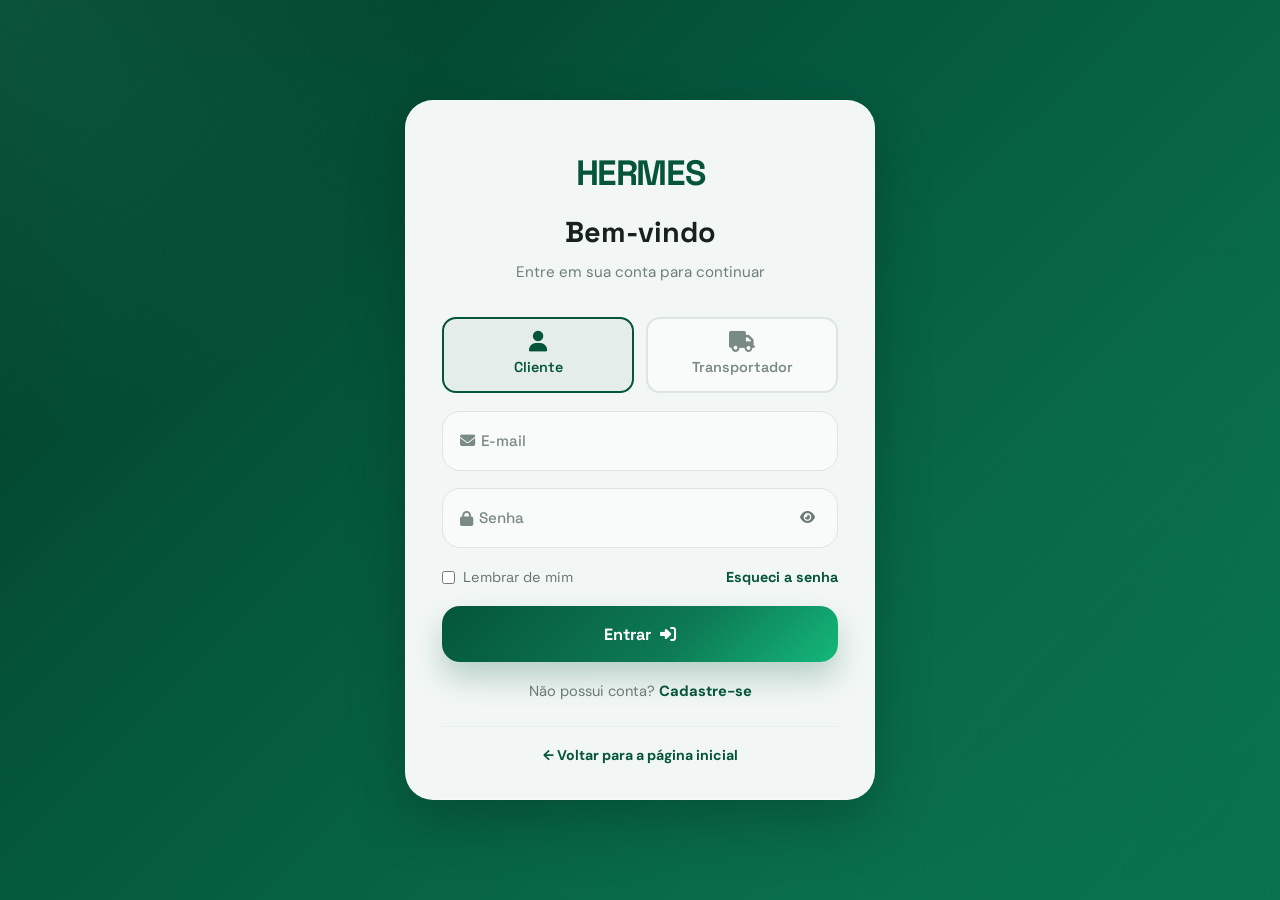
<file: src/main/resources/static/pages/login.html>
<!DOCTYPE html>
<html lang="pt-BR">
<head>
<meta charset="UTF-8">
<meta name="viewport" content="width=device-width, initial-scale=1.0">
<title>Hermes – Entrar</title>
<link rel="stylesheet" href="../css/styles.css">
<link rel="stylesheet" href="https://cdnjs.cloudflare.com/ajax/libs/font-awesome/6.5.0/css/all.min.css">
<style>
body {
    background:
        radial-gradient(circle at top left, rgba(52,211,153,0.18), transparent 28%),
        radial-gradient(circle at bottom right, rgba(4,85,58,0.24), transparent 34%),
        linear-gradient(135deg, #033726 0%, #04553a 35%, #0b7b55 100%);
    min-height: 100vh;
    display: flex; align-items: center; justify-content: center;
    padding: 2rem 1rem;
}
.login-container { width: 100%; max-width: 470px; animation: slideUp 0.8s cubic-bezier(0.22,1,0.36,1); }
.login-card {
    background: rgba(255,255,255,0.95);
    backdrop-filter: blur(20px);
    border-radius: 28px; padding: 2.75rem 2.25rem 2rem;
    box-shadow: 0 24px 60px rgba(0,0,0,0.18), 0 8px 24px rgba(4,85,58,0.14);
    border: 1px solid rgba(255,255,255,0.35);
}
.login-header { text-align: center; margin-bottom: 2rem; }
.login-logo { font-size: 2.2rem; font-weight: 800; color: var(--primary); letter-spacing: -0.04em; margin-bottom: 0.5rem; }
.login-title { font-size: 1.8rem; font-weight: 800; color: #17211d; margin-bottom: 0.3rem; }
.login-subtitle { color: #6e7f78; font-size: 0.95rem; font-family: 'DM Sans', sans-serif; }
.login-form { display: flex; flex-direction: column; gap: 1.1rem; }
.form-floating { position: relative; }
.form-floating input {
    width: 100%; padding: 1.6rem 3rem 0.7rem 1.1rem;
    border: 1.5px solid #dce5e1; border-radius: 18px;
    background: #f9fbfa; font-family: 'Space Grotesk', sans-serif;
    font-size: 1rem; font-weight: 600; color: #18201d; outline: none;
    transition: var(--transition);
}
.form-floating input:focus { border-color: var(--primary); background: #fff; box-shadow: 0 0 0 4px rgba(4,85,58,0.1); }
.form-floating label {
    position: absolute; top: 50%; left: 1.1rem;
    transform: translateY(-50%);
    display: flex; align-items: center; gap: 0.4rem;
    color: #7a8a84; font-size: 0.95rem; font-weight: 500;
    pointer-events: none; transition: all 0.22s ease;
}
.form-floating input:focus ~ label,
.form-floating input:not(:placeholder-shown) ~ label {
    top: 0.75rem; transform: translateY(0);
    font-size: 0.74rem; font-weight: 700; color: var(--primary);
}
.password-toggle {
    position: absolute; top: 50%; right: 0.8rem; transform: translateY(-50%);
    background: none; border: none; color: #6c7b75; cursor: pointer;
    width: 36px; height: 36px; border-radius: 10px;
    display: flex; align-items: center; justify-content: center;
    transition: var(--transition);
}
.password-toggle:hover { background: #edf4f0; color: var(--primary); }
.btn-login {
    width: 100%; min-height: 56px; padding: 1rem;
    border: none; border-radius: 18px; cursor: pointer;
    background: linear-gradient(135deg, #04553a 0%, #0d7a55 60%, #14b87a 100%);
    color: #fff; font-family: 'Space Grotesk', sans-serif;
    font-size: 1.02rem; font-weight: 700;
    box-shadow: 0 16px 30px rgba(4,85,58,0.24);
    transition: var(--transition); position: relative; overflow: hidden;
    display: flex; align-items: center; justify-content: center; gap: 0.6rem;
}
.btn-login:hover { transform: translateY(-2px); box-shadow: 0 22px 40px rgba(4,85,58,0.28); }
.btn-login:disabled { opacity: 0.7; transform: none; }
.btn-shine {
    position: absolute; inset: 0;
    background: linear-gradient(110deg, transparent 20%, rgba(255,255,255,0.25) 45%, transparent 70%);
    transform: translateX(-120%); transition: transform 0.7s ease;
}
.btn-login:hover .btn-shine { transform: translateX(120%); }
.form-options { display: flex; align-items: center; justify-content: space-between; gap: 1rem; }
.forgot-link { color: var(--primary); text-decoration: none; font-size: 0.9rem; font-weight: 700; }
.forgot-link:hover { color: var(--accent); }
.register-note { text-align: center; color: #6f7f78; font-size: 0.92rem; font-family: 'DM Sans', sans-serif; }
.register-note a { color: var(--primary); font-weight: 700; text-decoration: none; }
.register-note a:hover { color: var(--accent); }
.login-footer { margin-top: 1.4rem; padding-top: 1.1rem; border-top: 1px solid #e8efeb; text-align: center; font-size: 0.88rem; color: #72817b; font-family: 'DM Sans', sans-serif; }
.login-footer a { color: var(--primary); text-decoration: none; font-weight: 700; }
#alertBox { margin-bottom: 1rem; }

/* tipo de usuário */
.tipo-group { display: flex; gap: 0.75rem; }
.tipo-opt {
    flex: 1; padding: 0.75rem 1rem;
    border: 2px solid #dce5e1; border-radius: 14px;
    cursor: pointer; text-align: center;
    font-weight: 600; font-size: 0.9rem; color: #7a8a84;
    transition: var(--transition); background: #f9fbfa;
}
.tipo-opt.active { border-color: var(--primary); background: rgba(4,85,58,0.06); color: var(--primary); }
.tipo-opt i { display: block; font-size: 1.3rem; margin-bottom: 0.3rem; }
</style>
</head>
<body>
<div class="login-container">
  <div class="login-card">
    <div class="login-header">
      <div class="login-logo">HERMES</div>
      <h1 class="login-title">Bem-vindo</h1>
      <p class="login-subtitle">Entre em sua conta para continuar</p>
    </div>

    <div id="alertBox"></div>

    <div class="tipo-group" style="margin-bottom:1.1rem;">
      <div class="tipo-opt active" id="tipo-cliente" onclick="setTipo('CLIENTE')">
        <i class="fas fa-user"></i> Cliente
      </div>
      <div class="tipo-opt" id="tipo-transportador" onclick="setTipo('TRANSPORTADOR')">
        <i class="fas fa-truck"></i> Transportador
      </div>
    </div>

    <form class="login-form" id="loginForm" onsubmit="doLogin(event)">
      <div class="form-floating">
        <input type="email" id="email" placeholder=" " required>
        <label><i class="fas fa-envelope"></i> E-mail</label>
      </div>
      <div class="form-floating">
        <input type="password" id="senha" placeholder=" " required>
        <label><i class="fas fa-lock"></i> Senha</label>
        <button type="button" class="password-toggle" onclick="togglePass()">
          <i class="fas fa-eye" id="passIcon"></i>
        </button>
      </div>

      <div class="form-options">
        <label style="display:flex;align-items:center;gap:0.5rem;font-size:0.9rem;color:#66756f;cursor:pointer;">
          <input type="checkbox" id="lembrar"> Lembrar de mim
        </label>
        <a href="#" class="forgot-link">Esqueci a senha</a>
      </div>

      <button type="submit" class="btn-login" id="loginBtn">
        <span id="loginBtnText">Entrar</span>
        <i class="fas fa-sign-in-alt"></i>
        <div class="btn-shine"></div>
      </button>

      <p class="register-note">Não possui conta? <a href="cadastro.html">Cadastre-se</a></p>
    </form>

    <div class="login-footer">
      <a href="../index.html">← Voltar para a página inicial</a>
    </div>
  </div>
</div>

<script src="../js/app.js"></script>
<script>
let tipoSelecionado = 'CLIENTE';

function setTipo(t) {
    tipoSelecionado = t;
    document.getElementById('tipo-cliente').classList.toggle('active', t === 'CLIENTE');
    document.getElementById('tipo-transportador').classList.toggle('active', t === 'TRANSPORTADOR');
}

function togglePass() {
    const inp = document.getElementById('senha');
    const ico = document.getElementById('passIcon');
    const show = inp.type === 'password';
    inp.type = show ? 'text' : 'password';
    ico.className = show ? 'fas fa-eye-slash' : 'fas fa-eye';
}

async function doLogin(e) {
    e.preventDefault();
    const email = document.getElementById('email').value.trim();
    const senha = document.getElementById('senha').value;
    const btn   = document.getElementById('loginBtn');
    const alert = document.getElementById('alertBox');

    btn.disabled = true;
    document.getElementById('loginBtnText').textContent = 'Entrando...';

    try {
        const endpoint = tipoSelecionado === 'CLIENTE'
            ? '/auth/cliente/login'
            : '/auth/transportador/login';

        const user = await apiFetch(endpoint, {
            method: 'POST',
            body: JSON.stringify({ email, senha })
        });

        Auth.save({ id: user.id, nome: user.nome, email: user.email, role: user.role });
        location.href = user.role === 'CLIENTE' ? 'solicitar-frete.html' : 'fretes-disponiveis.html';

    } catch (err) {
        showAlert(alert, err.message, 'error');
        btn.disabled = false;
        document.getElementById('loginBtnText').textContent = 'Entrar';
    }
}

// Se já logado com dados válidos, redireciona
if (Auth.isLoggedIn()) {
    const role = Auth.getRole();
    if (role === 'CLIENTE') location.href = 'solicitar-frete.html';
    else if (role === 'TRANSPORTADOR') location.href = 'fretes-disponiveis.html';
    else Auth.clear(); // role inválido: limpa e deixa fazer login
}
</script>
</body>
</html>
</file>
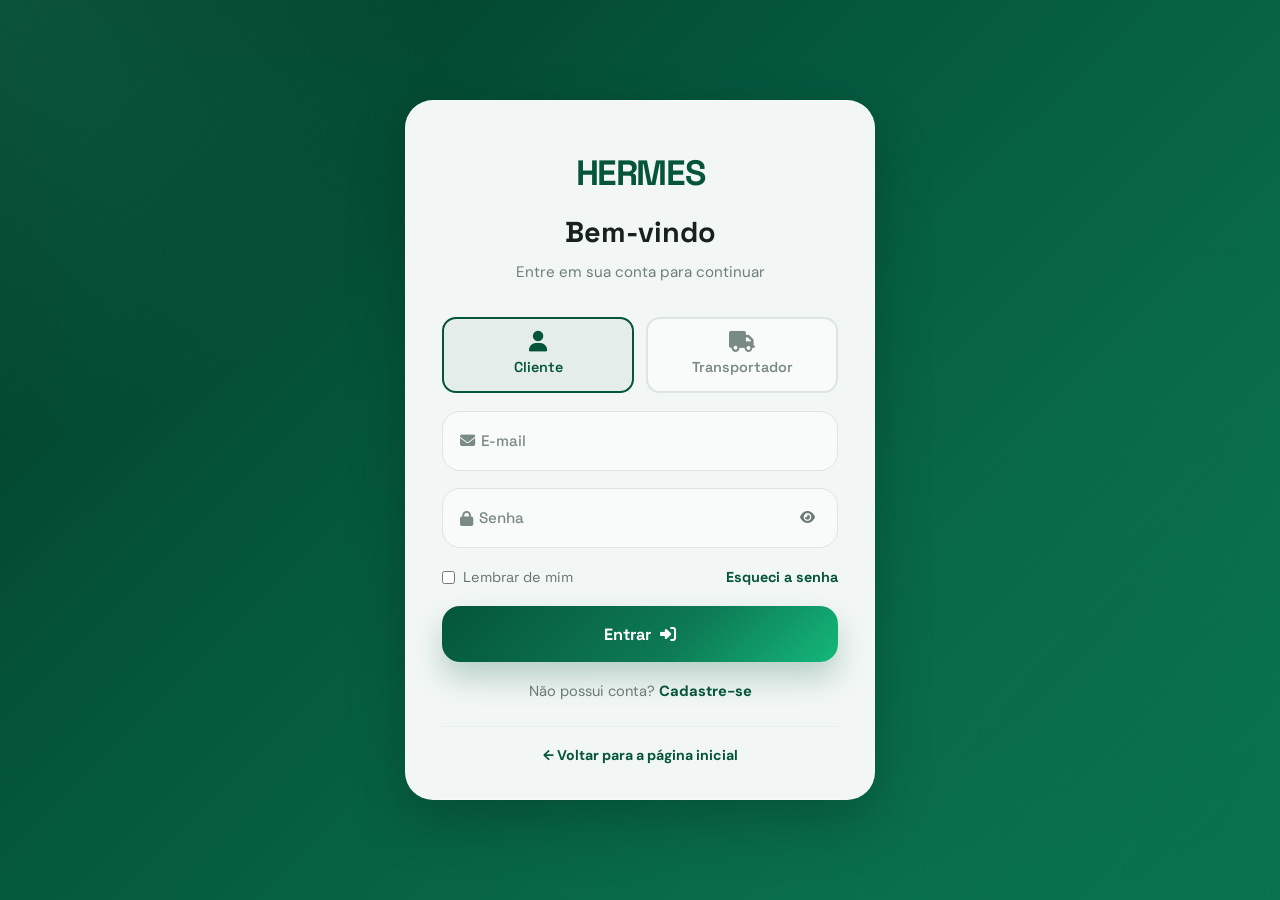
<file: src/main/resources/static/pages/solicitar-frete.html>
<!DOCTYPE html>
<html lang="pt-BR">
<head>
<meta charset="UTF-8">
<meta name="viewport" content="width=device-width, initial-scale=1.0">
<title>Hermes – Solicitar Frete</title>
<link rel="stylesheet" href="../css/styles.css">
<link rel="stylesheet" href="https://cdnjs.cloudflare.com/ajax/libs/font-awesome/6.5.0/css/all.min.css">
<style>
.page-wrap { max-width: 760px; margin: 0 auto; padding: 7rem 1.5rem 4rem; }
.page-title { font-size: 2rem; font-weight: 800; color: var(--primary); margin-bottom: 0.4rem; }
.page-sub { font-family: 'DM Sans', sans-serif; color: var(--gray); font-size: 1rem; margin-bottom: 2.5rem; }
.frete-form { background: #fff; border-radius: var(--border-radius-xl); box-shadow: var(--shadow-xl); padding: 2rem; }
.form-section { margin-bottom: 2rem; }
.form-section h3 { font-size: 1rem; font-weight: 700; color: var(--primary); margin-bottom: 1.2rem; display: flex; align-items: center; gap: 0.5rem; padding-bottom: 0.6rem; border-bottom: 2px solid rgba(4,85,58,0.1); }
.tabs { display: flex; gap: 0.5rem; margin-bottom: 2rem; background: var(--gray-light); padding: 0.35rem; border-radius: 12px; }
.tab-btn {
    flex: 1; padding: 0.65rem 1rem; border: none; border-radius: 9px;
    font-family: 'Space Grotesk', sans-serif; font-size: 0.9rem; font-weight: 600;
    cursor: pointer; color: var(--gray); background: transparent; transition: var(--transition);
    display: flex; align-items: center; justify-content: center; gap: 0.4rem;
}
.tab-btn.active { background: #fff; color: var(--primary); box-shadow: var(--shadow); }
.tab-panel { display: none; }
.tab-panel.active { display: block; }
.form-info {
    display: flex; gap: 0.75rem; padding: 1rem;
    background: rgba(4,85,58,0.05); border-radius: 12px;
    border-left: 3px solid var(--accent); margin-bottom: 1.5rem;
    font-size: 0.88rem; font-family: 'DM Sans', sans-serif; color: var(--primary);
}
.form-info i { color: var(--accent); margin-top: 2px; flex-shrink: 0; }
.transportadores-list { display: flex; flex-direction: column; gap: 0.75rem; margin-top: 0.5rem; }
.transportador-item {
    padding: 1rem; border: 2px solid #e5e7eb; border-radius: 14px;
    cursor: pointer; transition: var(--transition); display: flex; align-items: center; gap: 1rem;
    background: #fff;
}
.transportador-item:hover, .transportador-item.selected { border-color: var(--primary); background: rgba(4,85,58,0.04); }
.transportador-item input[type=radio] { accent-color: var(--primary); width: 18px; height: 18px; flex-shrink: 0; }
.transportador-info { flex: 1; }
.transportador-nome { font-weight: 700; color: var(--primary); font-size: 0.95rem; }
.transportador-rating { display: flex; align-items: center; gap: 0.3rem; font-size: 0.82rem; color: var(--gray); margin-top: 0.2rem; }
.transportador-rating .stars { color: #f59e0b; }
#alertBox { margin-bottom: 1rem; }
</style>
</head>
<body>
<div id="navbar"></div>

<div class="page-wrap">
  <h1 class="page-title animate-fade-in">Solicitar Frete</h1>
  <p class="page-sub animate-fade-in">Preencha os dados para enviar sua solicitação.</p>

  <div id="alertBox"></div>

  <!-- Tabs imediato / agendado -->
  <div class="tabs animate-fade-in">
    <button class="tab-btn active" onclick="setTab('imediato')" id="tab-imediato">
      <i class="fas fa-bolt"></i> Frete Imediato
    </button>
    <button class="tab-btn" onclick="setTab('agendado')" id="tab-agendado">
      <i class="fas fa-calendar-alt"></i> Frete Agendado
    </button>
  </div>

  <form class="frete-form animate-fade-in" id="freteForm" onsubmit="solicitarFrete(event)">

    <!-- campos comuns -->
    <div class="form-section">
      <h3><i class="fas fa-map-marker-alt"></i> Origem e Destino</h3>
      <div class="form-row">
        <div class="form-group">
          <label>Endereço de Origem *</label>
          <input type="text" id="origem" placeholder="Ex: Rua das Flores, 100 – São Paulo, SP" required>
        </div>
        <div class="form-group">
          <label>Endereço de Destino *</label>
          <input type="text" id="destino" placeholder="Ex: Av. Brasil, 500 – Rio de Janeiro, RJ" required>
        </div>
      </div>
    </div>

    <div class="form-section">
      <h3><i class="fas fa-box"></i> Informações da Carga</h3>
      <div class="form-row">
        <div class="form-group">
          <label>Descrição da Carga *</label>
          <input type="text" id="descricaoCarga" placeholder="Ex: Eletrodomésticos, caixas frágeis" required>
        </div>
        <div class="form-group">
          <label>Valor do Frete (R$) *</label>
          <input type="number" id="valor" placeholder="0,00" min="0.01" step="0.01" required>
        </div>
      </div>
    </div>

    <!-- painel imediato -->
    <div class="tab-panel active" id="panel-imediato">
      <div class="form-info">
        <i class="fas fa-info-circle"></i>
        <span>No frete imediato, qualquer transportador disponível poderá aceitar sua solicitação.</span>
      </div>
    </div>

    <!-- painel agendado -->
    <div class="tab-panel" id="panel-agendado">
      <div class="form-section">
        <h3><i class="fas fa-clock"></i> Agendamento</h3>
        <div class="form-group">
          <label>Data e Hora de Início *</label>
          <input type="datetime-local" id="dataHoraInicio">
        </div>
      </div>
      <div class="form-section">
        <h3><i class="fas fa-truck"></i> Escolha o Transportador</h3>
        <div id="transportadoresList" class="transportadores-list">
          <p style="color:var(--gray);font-family:'DM Sans',sans-serif;font-size:0.9rem;">Carregando transportadores...</p>
        </div>
      </div>
      <div class="form-info">
        <i class="fas fa-info-circle"></i>
        <span>O transportador selecionado receberá sua solicitação e deverá confirmar o agendamento.</span>
      </div>
    </div>

    <button type="submit" class="btn btn-primary btn-large" id="submitBtn" style="width:100%;justify-content:center;border-radius:16px;">
      <i class="fas fa-paper-plane"></i>
      <span id="submitBtnText">Solicitar Frete</span>
    </button>
  </form>
</div>

<div id="footer"></div>
<script src="../js/app.js"></script>
<script>
let tipoAtual = 'imediato';
let transportadorSelecionado = null;

// Redireciona se não logado ou não for cliente
window.addEventListener('DOMContentLoaded', () => {
    if (!Auth.isLoggedIn()) { location.href = 'login.html'; return; }
    if (Auth.getRole() !== 'CLIENTE') { location.href = 'fretes-disponiveis.html'; return; }
    buildNavbar();
    buildFooter();
    carregarTransportadores();
});

function setTab(tipo) {
    tipoAtual = tipo;
    document.getElementById('tab-imediato').classList.toggle('active', tipo === 'imediato');
    document.getElementById('tab-agendado').classList.toggle('active', tipo === 'agendado');
    document.getElementById('panel-imediato').classList.toggle('active', tipo === 'imediato');
    document.getElementById('panel-agendado').classList.toggle('active', tipo === 'agendado');

    document.getElementById('dataHoraInicio').required = tipo === 'agendado';
}

async function carregarTransportadores() {
    const container = document.getElementById('transportadoresList');
    try {
        const lista = await apiFetch('/transportadores');
        if (!lista.length) { container.innerHTML = '<p style="color:var(--gray)">Nenhum transportador disponível.</p>'; return; }
        container.innerHTML = lista.map(t => `
            <label class="transportador-item" onclick="selecionarTransportador(${t.id}, this)">
                <input type="radio" name="transportador" value="${t.id}">
                <div class="transportador-info">
                    <div class="transportador-nome">${t.nome}</div>
                    <div class="transportador-rating">
                        <span class="stars">${'★'.repeat(Math.round(t.avaliacaoMedia||0))}${'☆'.repeat(5-Math.round(t.avaliacaoMedia||0))}</span>
                        ${t.avaliacaoMedia ? t.avaliacaoMedia.toFixed(1) + ' · ' + t.totalAvaliacoes + ' avaliações' : 'Sem avaliações'}
                    </div>
                </div>
                <span style="font-size:0.8rem;color:var(--gray)">${t.email}</span>
            </label>`).join('');
    } catch (err) {
        container.innerHTML = `<p style="color:var(--error)">Erro ao carregar transportadores.</p>`;
    }
}

function selecionarTransportador(id, el) {
    transportadorSelecionado = id;
    document.querySelectorAll('.transportador-item').forEach(i => i.classList.remove('selected'));
    el.classList.add('selected');
}

async function solicitarFrete(e) {
    e.preventDefault();
    const alertBox = document.getElementById('alertBox');
    const btn      = document.getElementById('submitBtn');
    const btnText  = document.getElementById('submitBtnText');

    const origem       = document.getElementById('origem').value.trim();
    const destino      = document.getElementById('destino').value.trim();
    const descricao    = document.getElementById('descricaoCarga').value.trim();
    const valor        = parseFloat(document.getElementById('valor').value);

    if (tipoAtual === 'agendado' && !transportadorSelecionado)
        return showAlert(alertBox, 'Selecione um transportador para o frete agendado.', 'error');

    btn.disabled = true;
    btnText.textContent = 'Enviando...';

    try {
        const endpoint = tipoAtual === 'imediato' ? '/fretes/imediato' : '/fretes/agendado';
        const body = { origem, destino, descricaoCarga: descricao, valor };

        if (tipoAtual === 'agendado') {
            body.transportadorId = transportadorSelecionado;
            body.dataHoraInicio  = document.getElementById('dataHoraInicio').value;
        }

        await apiFetch(endpoint, { method: 'POST', body: JSON.stringify(body) });
        showAlert(alertBox, 'Frete solicitado com sucesso!', 'success');
        document.getElementById('freteForm').reset();
        transportadorSelecionado = null;
        setTimeout(() => location.href = 'fretes.html', 1500);

    } catch (err) {
        showAlert(alertBox, err.message, 'error');
    } finally {
        btn.disabled = false;
        btnText.textContent = 'Solicitar Frete';
    }
}
</script>
</body>
</html>
</file>
<file: src/main/resources/static/css/styles.css>
@import url('https://fonts.googleapis.com/css2?family=Space+Grotesk:wght@300..700&display=swap');
@import url('https://fonts.googleapis.com/css2?family=DM+Sans:ital,opsz,wght@0,9..40,100..1000;1,9..40,100..1000&display=swap');

:root {
    --primary: #04553a;
    --primary-dark: #03412c;
    --primary-light: #08875c;
    --secondary: #ffffff;
    --accent: #10b981;
    --accent-light: #34d399;
    --dark: #1f2937;
    --light: #f8fafc;
    --gray: #6b7280;
    --gray-light: #f3f4f6;
    --success: #10b981;
    --warning: #f59e0b;
    --error: #ef4444;

    --shadow-sm: 0 1px 2px 0 rgb(0 0 0 / 0.05);
    --shadow: 0 4px 6px -1px rgb(0 0 0 / 0.1);
    --shadow-md: 0 6px 12px -2px rgb(0 0 0 / 0.1);
    --shadow-lg: 0 10px 15px -3px rgb(0 0 0 / 0.1);
    --shadow-xl: 0 20px 25px -5px rgb(0 0 0 / 0.1);

    --border-radius: 12px;
    --border-radius-lg: 16px;
    --border-radius-xl: 20px;

    --transition: all 0.3s cubic-bezier(0.4, 0, 0.2, 1);
}

* { margin: 0; padding: 0; box-sizing: border-box; }

body {
    font-family: 'Space Grotesk', -apple-system, sans-serif;
    line-height: 1.6;
    color: var(--primary);
    background: var(--light);
    min-height: 100vh;
}

/* ── NAVBAR ── */
.navbar {
    position: fixed; top: 0; left: 0; width: 100%;
    background: rgba(248,250,252,0.85);
    backdrop-filter: blur(14px);
    z-index: 1000; padding: 0.9rem 0;
    border-bottom: 1px solid rgba(4,85,58,0.08);
}
.nav-container {
    max-width: 1280px; margin: 0 auto;
    padding: 0 1.5rem;
    display: flex; align-items: center; justify-content: space-between; gap: 1.5rem;
}
.nav-logo {
    display: flex; align-items: center; gap: 0.5rem;
    text-decoration: none; color: var(--primary);
    font-size: 1.4rem; font-weight: 800; letter-spacing: -0.03em;
}
.nav-logo-brand { width: 80px; margin: -20px -10px; }
.nav-menu {
    display: flex; align-items: center; gap: 2rem;
    background: rgba(230,235,232,0.72);
    padding: 0.8rem 1.4rem; border-radius: 999px;
}
.nav-link {
    text-decoration: none; color: #708077;
    font-size: 0.95rem; font-weight: 600; transition: var(--transition);
}
.nav-link:hover { color: var(--primary); }
.nav-actions { display: flex; align-items: center; gap: 1rem; }
.btn-nav-join {
    text-decoration: none; color: #5e6d66;
    font-size: 0.95rem; font-weight: 600; transition: var(--transition);
}
.btn-nav-join:hover { color: var(--primary); }
.btn-nav {
    background: linear-gradient(135deg, #2d9b63, #228b57);
    color: #fff; padding: 0.75rem 1.3rem;
    border-radius: 999px; text-decoration: none;
    font-size: 0.95rem; font-weight: 700;
    box-shadow: 0 8px 20px rgba(4,85,58,0.18);
    transition: var(--transition);
}
.btn-nav:hover { transform: translateY(-1px); color: #fff; }

/* dropdown usuário */
.nav-user { position: relative; }
.nav-user-btn {
    display: flex; align-items: center; gap: 0.6rem;
    background: rgba(230,235,232,0.72); border: none;
    padding: 0.5rem 1rem 0.5rem 0.6rem;
    border-radius: 999px; cursor: pointer;
    font-family: 'Space Grotesk', sans-serif;
    font-size: 0.92rem; font-weight: 600; color: #708077;
    transition: var(--transition);
}
.nav-user-btn:hover { background: rgba(210,220,215,0.9); }
.nav-user-btn i { font-size: 1.6rem; color: var(--primary); }
.nav-chevron { font-size: 0.75rem !important; transition: transform 0.25s; }
.nav-chevron.open { transform: rotate(180deg); }
.nav-dropdown {
    position: absolute; top: calc(100% + 8px); right: 0;
    background: #fff; border-radius: 14px;
    box-shadow: 0 12px 30px rgba(0,0,0,0.12);
    min-width: 180px; overflow: hidden;
    animation: fadeDown 0.2s ease;
}
@keyframes fadeDown { from { opacity: 0; transform: translateY(-8px); } to { opacity: 1; transform: translateY(0); } }
.nav-dropdown a {
    display: flex; align-items: center; gap: 0.6rem;
    padding: 0.75rem 1rem; text-decoration: none;
    color: #333; font-size: 0.9rem; transition: background 0.2s;
}
.nav-dropdown a:hover { background: #f5f5f5; }
.nav-dropdown .divider { height: 1px; background: #e8e8e8; }
.nav-dropdown .logout { color: #dc3545 !important; }

/* ── BUTTONS ── */
.btn {
    display: inline-flex; align-items: center; gap: 0.5rem;
    padding: 0.75rem 1.5rem; border: none;
    border-radius: var(--border-radius);
    font-family: 'Space Grotesk', sans-serif;
    font-size: 1rem; font-weight: 600;
    text-decoration: none; cursor: pointer;
    transition: var(--transition); position: relative; overflow: hidden;
}
.btn::before {
    content: ''; position: absolute;
    top: 0; left: -100%; width: 100%; height: 100%;
    background: linear-gradient(90deg, transparent, rgba(255,255,255,0.2), transparent);
    transition: left 0.5s;
}
.btn:hover::before { left: 100%; }
.btn-primary { background: var(--primary); color: #fff; border: 1px solid transparent; }
.btn-primary:hover { background: var(--primary-dark); transform: translateY(-2px); box-shadow: var(--shadow-lg); }
.btn-secondary { background: #fff; color: var(--primary); border: 1px solid rgba(4,85,58,0.2); }
.btn-secondary:hover { background: var(--primary); color: #fff; transform: translateY(-2px); }
.btn-accent {
    background: linear-gradient(135deg, #2d9b63, #228b57);
    color: #fff; box-shadow: 0 10px 22px rgba(4,85,58,0.18);
}
.btn-accent:hover { transform: translateY(-2px); color: #fff; }
.btn-danger { background: #ef4444; color: #fff; }
.btn-danger:hover { background: #dc2626; transform: translateY(-2px); }
.btn-sm { padding: 0.45rem 0.9rem; font-size: 0.85rem; }
.btn-large { padding: 1rem 2rem; font-size: 1.05rem; }
.btn:disabled { opacity: 0.6; cursor: not-allowed; transform: none !important; }

/* ── FORM ELEMENTS ── */
.form-group { display: flex; flex-direction: column; gap: 0.4rem; margin-bottom: 1rem; }
.form-group label { font-size: 0.875rem; font-weight: 600; color: var(--primary); }
.form-group input,
.form-group select,
.form-group textarea {
    padding: 0.75rem 1rem; border: 1.5px solid #dce5e1;
    border-radius: var(--border-radius); background: #f9fbfa;
    font-family: 'Space Grotesk', sans-serif; font-size: 0.95rem;
    color: #18201d; outline: none; transition: var(--transition); width: 100%;
}
.form-group input:focus,
.form-group select:focus,
.form-group textarea:focus {
    border-color: var(--primary);
    background: #fff;
    box-shadow: 0 0 0 4px rgba(4,85,58,0.1);
}
.form-row { display: grid; grid-template-columns: 1fr 1fr; gap: 1rem; }

/* ── STATUS BADGE ── */
.badge {
    display: inline-flex; align-items: center; justify-content: center;
    padding: 0.3rem 0.8rem; border-radius: 999px;
    font-size: 0.78rem; font-weight: 700; text-transform: uppercase; letter-spacing: 0.04em;
}
.badge-pendente    { background: rgba(245,158,11,0.12); color: #b45309; }
.badge-aceito      { background: rgba(16,185,129,0.12); color: #047857; }
.badge-agendado    { background: rgba(59,130,246,0.12); color: #1d4ed8; }
.badge-em_transito { background: rgba(139,92,246,0.12); color: #6d28d9; }
.badge-concluido   { background: rgba(16,185,129,0.15); color: #065f46; }
.badge-cancelado   { background: rgba(239,68,68,0.12); color: #b91c1c; }

/* ── ALERT ── */
.alert {
    display: flex; align-items: center; gap: 0.7rem;
    padding: 0.9rem 1rem; border-radius: 14px;
    font-weight: 600; margin-bottom: 1rem; animation: fadeUp 0.3s ease;
}
.alert-success { background: #ecfdf3; border: 1px solid #a6f4c5; color: #027a48; }
.alert-error   { background: #fef3f2; border: 1px solid #fecdca; color: #b42318; }
.alert-info    { background: #eff6ff; border: 1px solid #bfdbfe; color: #1e40af; }

/* ── CARD ── */
.card {
    background: #fff; border-radius: var(--border-radius-lg);
    box-shadow: var(--shadow-lg);
    border: 1px solid rgba(4,85,58,0.06);
    transition: var(--transition);
}
.card:hover { transform: translateY(-4px); box-shadow: var(--shadow-xl); }

/* ── FOOTER ── */
.footer {
    background: var(--primary-dark);
    color: rgba(255,255,255,0.85);
    padding: 3rem 0 1.5rem;
    margin-top: 5rem;
}
.footer-content { max-width: 1280px; margin: 0 auto; padding: 0 1.5rem; }
.footer-main {
    display: grid;
    grid-template-columns: 2fr 1fr 1fr 1.5fr;
    gap: 3rem; margin-bottom: 2.5rem;
}
.footer-brand .nav-logo { color: #fff; margin-bottom: 1rem; display: inline-flex; }
.footer-brand .nav-logo-brand { filter: brightness(10); }
.footer-description { font-family: 'DM Sans', sans-serif; font-size: 0.9rem; color: rgba(255,255,255,0.6); line-height: 1.7; }
.footer-social { display: flex; gap: 0.75rem; margin-top: 1.25rem; }
.social-link {
    width: 36px; height: 36px; border-radius: 10px;
    background: rgba(255,255,255,0.1); color: rgba(255,255,255,0.7);
    display: flex; align-items: center; justify-content: center;
    text-decoration: none; font-size: 0.85rem; transition: var(--transition);
}
.social-link:hover { background: var(--accent); color: #fff; }
.footer-column h3 { font-size: 0.9rem; font-weight: 700; text-transform: uppercase; letter-spacing: 0.06em; color: rgba(255,255,255,0.5); margin-bottom: 1rem; }
.footer-links { list-style: none; display: flex; flex-direction: column; gap: 0.6rem; }
.footer-links a { text-decoration: none; color: rgba(255,255,255,0.7); font-size: 0.9rem; transition: color 0.2s; display: flex; align-items: center; gap: 0.4rem; }
.footer-links a i { font-size: 0.65rem; }
.footer-links a:hover { color: var(--accent); }
.footer-contact { list-style: none; display: flex; flex-direction: column; gap: 0.8rem; }
.contact-item { display: flex; align-items: flex-start; gap: 0.7rem; }
.contact-item > i { color: var(--accent); margin-top: 2px; font-size: 0.9rem; }
.contact-info { display: flex; flex-direction: column; }
.contact-label { font-size: 0.75rem; color: rgba(255,255,255,0.5); text-transform: uppercase; letter-spacing: 0.04em; }
.contact-value { font-size: 0.88rem; color: rgba(255,255,255,0.8); }
.footer-bottom {
    border-top: 1px solid rgba(255,255,255,0.1);
    padding-top: 1.25rem;
    display: flex; align-items: center; justify-content: space-between;
    flex-wrap: wrap; gap: 1rem;
}
.footer-copyright p { font-size: 0.85rem; color: rgba(255,255,255,0.4); }
.footer-legal { display: flex; gap: 1.5rem; }
.footer-legal a { text-decoration: none; color: rgba(255,255,255,0.4); font-size: 0.8rem; transition: color 0.2s; }
.footer-legal a:hover { color: var(--accent); }

/* ── MODAL ── */
.modal-overlay {
    position: fixed; inset: 0; background: rgba(0,0,0,0.5);
    display: flex; align-items: center; justify-content: center;
    z-index: 2000; backdrop-filter: blur(4px);
    animation: fadeIn 0.2s ease;
}
.modal-box {
    background: #fff; border-radius: var(--border-radius-xl);
    padding: 2rem; width: 90%; max-width: 500px;
    max-height: 90vh; overflow-y: auto;
    animation: slideUp 0.3s ease;
}
.modal-header { display: flex; align-items: center; justify-content: space-between; margin-bottom: 1.5rem; }
.modal-header h2 { font-size: 1.3rem; font-weight: 700; color: var(--primary); }
.modal-close { background: none; border: none; font-size: 1.4rem; cursor: pointer; color: var(--gray); padding: 0.25rem; }
.modal-close:hover { color: var(--primary); }

/* ── LOADING SPINNER ── */
.spinner {
    width: 20px; height: 20px; border-radius: 50%;
    border: 2px solid rgba(4,85,58,0.2);
    border-top-color: var(--primary);
    animation: spin 0.8s linear infinite; display: inline-block;
}

/* ── SECTION LAYOUT ── */
.section-page {
    max-width: 1280px; margin: 0 auto;
    padding: 7rem 1.5rem 3rem;
}
.section-header { margin-bottom: 2.5rem; }
.section-header h1 { font-size: 2.2rem; font-weight: 800; color: var(--primary); margin-bottom: 0.5rem; }
.section-header p { font-family: 'DM Sans', sans-serif; color: var(--gray); font-size: 1.05rem; }

/* ── TABLE ── */
.table-wrapper { overflow-x: auto; border-radius: var(--border-radius-lg); }
table { width: 100%; border-collapse: collapse; }
thead th {
    background: #f3f4f6; padding: 0.9rem 1rem;
    text-align: left; font-size: 0.8rem;
    font-weight: 700; text-transform: uppercase;
    letter-spacing: 0.05em; color: var(--gray);
    border-bottom: 1px solid #e5e7eb;
}
tbody td {
    padding: 1rem; border-bottom: 1px solid #f3f4f6;
    font-size: 0.9rem; color: #374151;
    vertical-align: middle;
}
tbody tr:last-child td { border-bottom: none; }
tbody tr:hover { background: #f9fafb; }

/* ── ANIMATIONS ── */
@keyframes fadeIn   { from { opacity: 0; } to { opacity: 1; } }
@keyframes fadeUp   { from { opacity: 0; transform: translateY(20px); } to { opacity: 1; transform: translateY(0); } }
@keyframes slideUp  { from { opacity: 0; transform: translateY(30px) scale(0.98); } to { opacity: 1; transform: translateY(0) scale(1); } }
@keyframes spin     { to { transform: rotate(360deg); } }
.animate-fade-in    { animation: fadeUp 0.8s ease-out both; }
.animate-delay-1    { animation-delay: 0.1s; }
.animate-delay-2    { animation-delay: 0.2s; }

/* ── RESPONSIVE ── */
@media (max-width: 900px) {
    .nav-menu { display: none; }
    .footer-main { grid-template-columns: 1fr 1fr; gap: 2rem; }
    .form-row { grid-template-columns: 1fr; }
}
@media (max-width: 640px) {
    .section-page { padding: 6rem 1rem 2rem; }
    .footer-main { grid-template-columns: 1fr; }
    .footer-bottom { flex-direction: column; text-align: center; }
}
</file>
